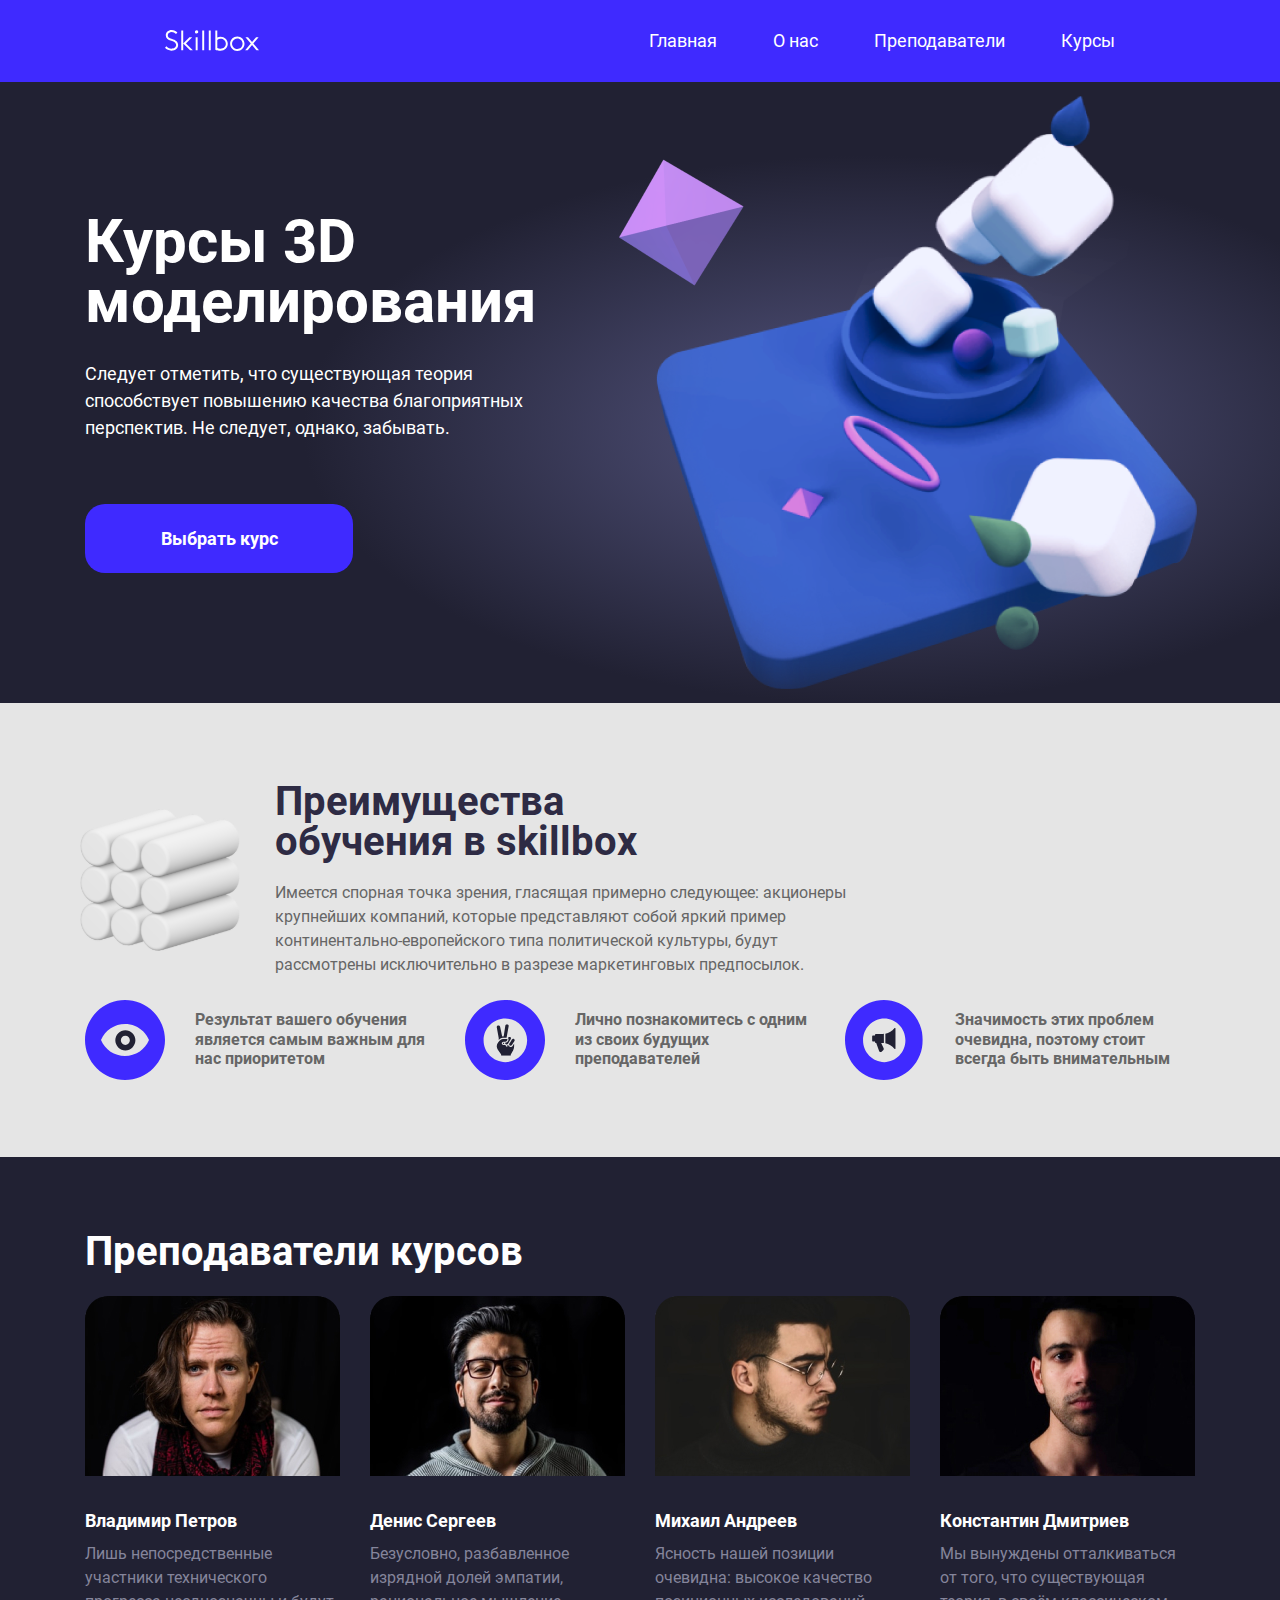
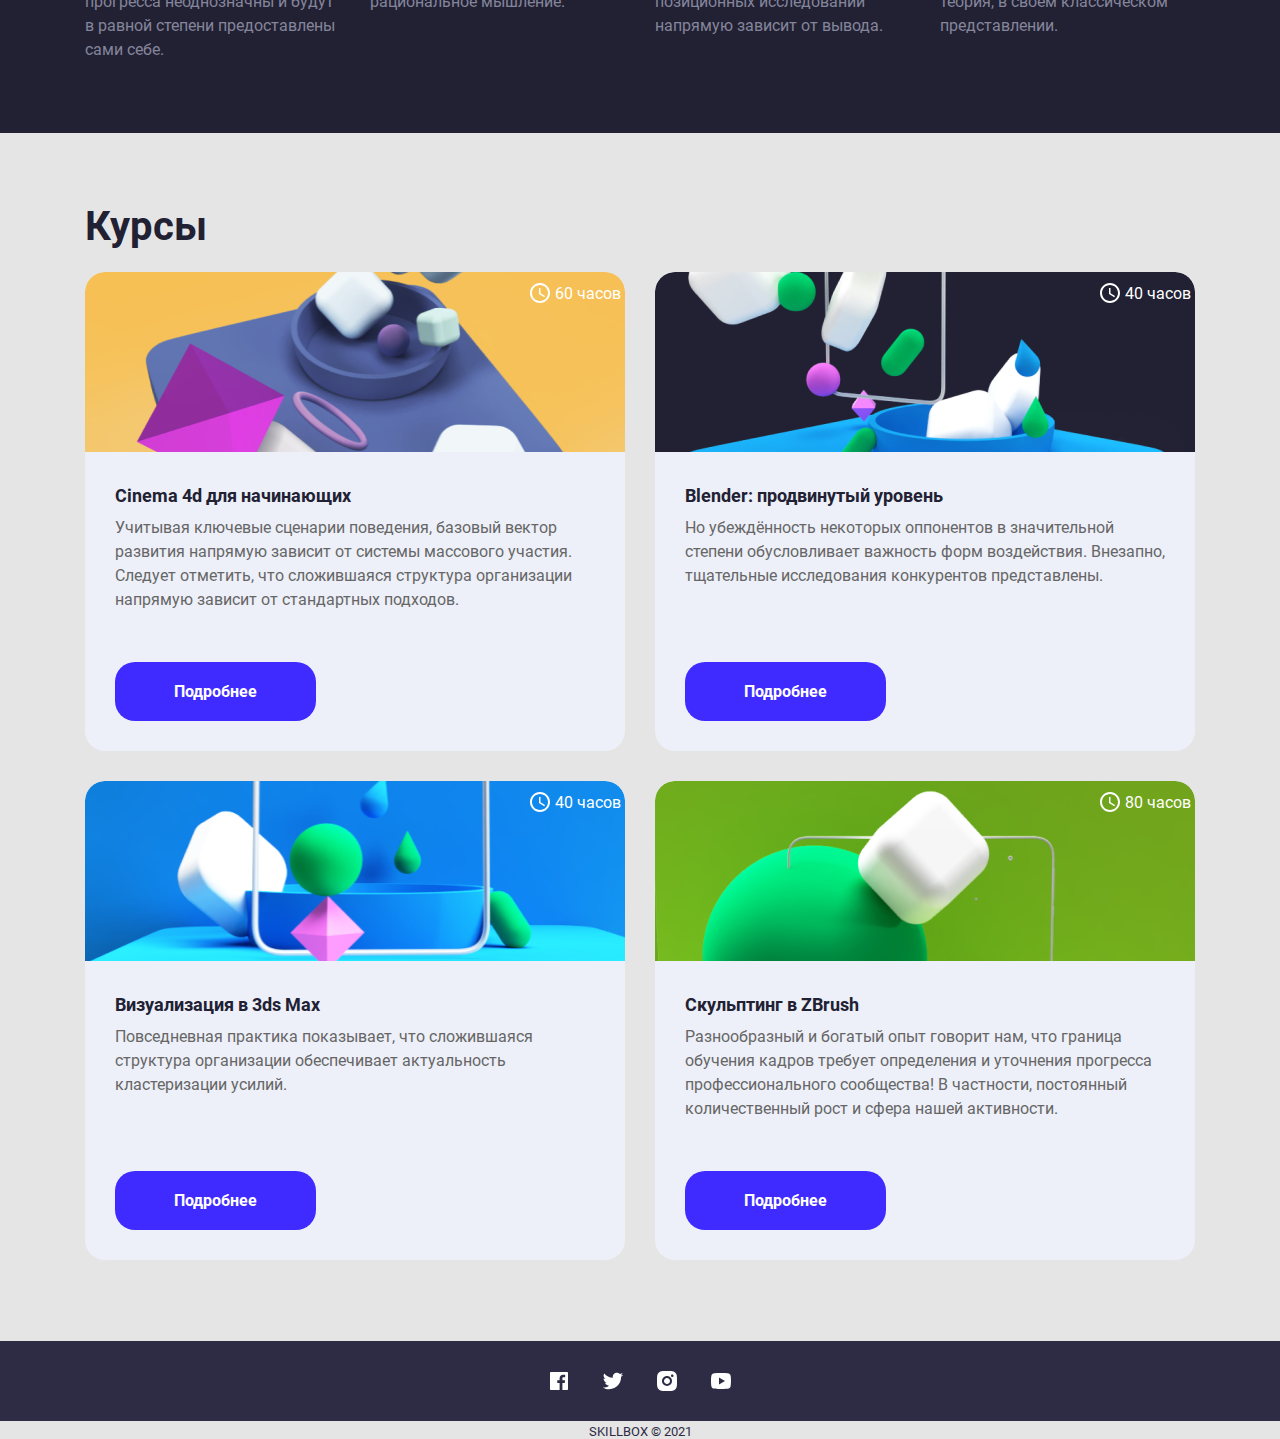
<file: Cours/index.html>
<!DOCTYPE html>
<html lang="ru">

<head>
  <meta charset="UTF-8">
  <meta http-equiv="X-UA-Compatible" content="IE=edge">
  <meta name="viewport" content="width=device-width, initial-scale=1.0">
  <link rel="stylesheet" href="css/bootstrap-grid.min.css">
  <link rel="stylesheet" href="css/normalize.css">
  <link rel="stylesheet" href="css/style.css">
  <link rel="shortcut icon" href="img/favicon.ico" type="image/x-icon">
  <title>Курсы 3D моделирования</title>
</head>

<body>
  <header class="header">
    <div class="header__container">
      <div class="logo">
        <a href="https://go.skillbox.ru/">
          <svg width="94" height="21" viewbox="0 0 94 21" fill="none" xmlns="http://www.w3.org/2000/svg">
            <path fill-rule="evenodd" clip-rule="evenodd"
              d="M13.123 14.968C13.123 18.266 10.506 20.658 6.348 20.658C5.15335 20.6242 3.97725 20.3539 2.88767 19.8628C1.79808 19.3717 0.816623 18.6696 0 17.797L1.39 16.255C2.692 17.498 4.223 18.706 6.32 18.706C8.65 18.706 11.161 17.396 11.161 15.042C11.161 13.087 9.613 11.812 6.359 10.807C2.651 9.67 0.77 8.128 0.77 5.227C0.768 2.356 3.188 0 6.64 0C9.217 0 10.83 1.102 12.399 2.51L11.032 4.033C9.656 2.81 8.345 1.981 6.736 1.981C4.74 1.98 2.77 3.272 2.77 5.13C2.77 6.814 3.734 7.887 7.14 8.933C10.26 9.897 13.123 11.391 13.123 14.966V14.968ZM29.948 1.898C29.948 2.802 30.678 3.536 31.579 3.536C32.012 3.536 32.427 3.363 32.733 3.056C32.9607 2.82686 33.1157 2.53556 33.1785 2.21867C33.2412 1.90178 33.209 1.5734 33.0859 1.27475C32.9627 0.976093 32.7541 0.720464 32.4862 0.539936C32.2183 0.359408 31.903 0.262022 31.58 0.26C30.679 0.26 29.949 0.993 29.949 1.898H29.948ZM50.328 19.676C50.328 19.676 51.538 20.663 55.572 20.663L55.57 20.662C59.552 20.662 62.784 17.74 62.784 13.747C62.784 9.755 59.554 6.844 55.572 6.844C54.442 6.814 53.322 7.044 52.294 7.517V0.599H50.328V19.676ZM65.087 13.767C65.087 17.761 68.313 21 72.294 21C76.275 21 79.503 17.762 79.504 13.768C79.504 9.774 76.276 6.536 72.295 6.536C68.315 6.536 65.087 9.773 65.087 13.767ZM91.433 20.337H94L88.324 13.553L93.617 7.191H91.065L87.045 12.023L83.004 7.191H80.437L85.768 13.561L80.132 20.337H82.683L87.047 15.092L91.433 20.337ZM72.313 8.49C71.2737 8.49068 70.2579 8.79991 69.3945 9.3785C68.531 9.95708 67.8588 10.779 67.463 11.74C67.0655 12.7023 66.9613 13.7606 67.1636 14.7819C67.3659 15.8032 67.8657 16.7419 68.6 17.48C69.3326 18.2162 70.2677 18.7179 71.2863 18.9213C72.3048 19.1246 73.3608 19.0204 74.32 18.622C75.2803 18.2216 76.1004 17.5458 76.6771 16.6798C77.2537 15.8138 77.5609 14.7964 77.56 13.756C77.56 10.848 75.21 8.49 72.312 8.49H72.313ZM55.583 8.823C54.4076 8.83931 53.2646 9.21055 52.304 9.888V18.033C53.3222 18.5296 54.451 18.7562 55.582 18.691C58.478 18.691 60.827 16.661 60.827 13.757C60.827 10.853 58.476 8.822 55.58 8.822H55.582L55.583 8.823ZM45.748 0.6H43.781V20.334H45.748V0.6ZM37.231 0.6H39.198V20.334H37.231V0.6ZM18.209 13.44L18.203 13.434L18.209 13.428V13.44ZM18.209 20.334V13.44L25.082 20.337H27.863L20.983 13.434L27.212 7.181H24.43L18.208 13.428V0.6H16.241V20.334H18.208H18.209ZM30.666 20.337H32.632V7.181H30.666V20.337Z"
              fill="white" />
          </svg>
        </a>
      </div>
      <button class="header__burger burger btn" aria-label="Открыть меню">
        <span class="burger__line"></span>
        <span class="burger__line"></span>
        <span class="burger__line"></span>
      </button>
      <nav class="header__nav nav">
        <ul class="nav__list list-reset">
          <li class="nav__item"><a class="nav-link" href="#hero">Главная</a></li>
          <li class="nav__item"><a class="nav-link" href="#about">О нас</a></li>
          <li class="nav__item"><a class="nav-link" href="#teachers">Преподаватели</a></li>
          <li class="nav__item"><a class="nav-link" href="#courses">Курсы</a></li>
        </ul>
      </nav>
    </div>
  </header>
  <main>
    <section class="hero" id="hero">
      <div class="container-xl container-lg container-md container-sm container">
        <div class="row">
          <div class="hero__content col-lg-5 col-md-6 col-sm-9">
            <h1 class="hero__title">
              Курсы&nbsp;3D моделирования
            </h1>
            <p class="hero__descr">
              Следует отметить, что существующая теория способствует повышению качества благоприятных перспектив.
              Не&nbsp;следует, однако, забывать.
            </p>
            <button class="btn hero__btn">Выбрать курс</button>
          </div>
          <div class="hero__bg col-lg-7 col-md-6"></div>
        </div>
      </div>
    </section>
    <section class="about container-lg container-md container-sm container" id="about">
      <div class="about__wrap row">
        <h2 class="about__title col-lg-5">Преимущества обучения в&nbsp;skillbox</h2>
        <p class="about__descr col-lg-8">Имеется спорная точка зрения, гласящая примерно следующее: акционеры крупнейших
          компаний, которые представляют собой яркий пример континентально-европейского типа политической культуры,
          будут рассмотрены исключительно в&nbsp;разрезе маркетинговых предпосылок.</p>
      </div>
      <ul class="about__list list-reset row">
        <li class="about__item col-sm-4">Результат вашего обучения является самым важным для
          нас
          приоритетом
        </li>
        <li class="about__item col-sm-4">Лично познакомитесь с одним из&nbsp;своих будущих
          преподавателей
        </li>
        <li class="about__item col-sm-4">Значимость этих проблем очевидна, поэтому стоит
          всегда быть внимательным</li>
      </ul>
    </section>
    <section class="teachers" id="teachers">
      <div class="container-lg container-md container-sm container">
        <h2 class="teachers__title row">Преподаватели курсов</h2>
        <ul class="teachers__list row list-reset">
          <li class="teachers__card card col-lg-3 col-sm-6">
            <div class="card__wrap">
              <picture>
                <source media="(max-width: 420px)" srcset="img/vladimir-petrov-mob.jpg">
                <source media="(max-width: 576px)" srcset="img/vladimir-petrov-sm.jpg">
                <source media="(max-width: 768px)" srcset="img/vladimir-petrov-tablet.jpg">
                <img class="card__foto" src="img/vladimir-petrov.jpg" alt="Владимир Петров">
              </picture>
              <h3 class="card__title">Владимир Петров</h3>
              <p class="card__descr">Лишь непосредственные участники технического прогресса неоднозначны и будут
                в&nbsp;равной степени предоставлены сами себе.</p>
            </div>
          </li>
          <li class="teachers__card card col-lg-3 col-sm-6">
            <div class="card__wrap">
              <picture>
                <source media="(max-width: 420px)" srcset="img/denis-sergeev-mob.jpg">
                <source media="(max-width: 576px)" srcset="img/denis-sergeev-sm.jpg">
                <source media="(max-width: 768px)" srcset="img/denis-sergeev-tablet.jpg">
                <img class="card__foto" src="img/denis-sergeev.jpg" alt="Денис Сергеев">
              </picture>
              <h3 class="card__title">Денис Сергеев</h3>
              <p class="card__descr">Безусловно, разбавленное изрядной долей эмпатии, рациональное мышление.</p>
            </div>
          </li>
          <li class="teachers__card card col-lg-3 col-sm-6">
            <div class="card__wrap">
              <picture>
                <source media="(max-width: 420px)" srcset="img/mihail-andreev-mob.jpg">
                <source media="(max-width: 576px)" srcset="img/mihail-andreev-sm.jpg">
                <source media="(max-width: 768px)" srcset="img/mihail-andreev-tablet.jpg">
                <img class="card__foto" src="img/mihail-andreev.jpg" alt="Михаил Андреев">
              </picture>
              <h3 class="card__title">Михаил Андреев</h3>
              <p class="card__descr">Ясность нашей позиции очевидна: высокое качество позиционных исследований напрямую
                зависит от вывода.</p>
            </div>
          </li>
          <li class="teachers__card card col-lg-3 col-sm-6">
            <div class="card__wrap">
              <picture>
                <source media="(max-width: 420px)" srcset="img/konstantin-dmitriev-mob.jpg">
                <source media="(max-width: 576px)" srcset="img/konstantin-dmitriev-sm.jpg">
                <source media="(max-width: 768px)" srcset="img/konstantin-dmitriev-tablet.jpg">
                <img class="card__foto" src="img/konstantin-dmitriev.jpg" alt="Константин Дмитриев">
              </picture>
              <h3 class="card__title">Константин Дмитриев</h3>
              <p class="card__descr">Мы&nbsp;вынуждены отталкиваться от того, что существующая теория, в&nbsp;своём
                классическом представлении.</p>
            </div>
          </li>
        </ul>
      </div>
    </section>
    <section class="courses container-lg container-md container-sm container" id="courses">
      <h2 class="courses__title row">Курсы</h2>
      <ul class="courses__list list-reset row">
        <li class="col-sm-6 courses__card">
          <div class="courses__item courses__item-1">
            <div class="courses__hours">60&nbsp;часов</div>
            <div class="courses__content content">
              <h3 class="content__title">Cinema 4d&nbsp;для начинающих</h3>
              <p class="courses__descr">Учитывая ключевые сценарии поведения, базовый вектор развития напрямую зависит
                от системы массового участия. Следует отметить, что сложившаяся структура организации напрямую
                зависит
                от стандартных подходов.</p>
              <button class="courses__btn btn">Подробнее</button>
            </div>
          </div>
        </li>
        <li class="col-sm-6 courses__card">
          <div class="courses__item courses__item-2">
            <div class="courses__hours">40&nbsp;часов</div>
            <div class="courses__content content">
              <h3 class="content__title">Blender: продвинутый уровень</h3>
              <p class="courses__descr">Но&nbsp;убеждённость некоторых оппонентов в&nbsp;значительной степени
                обусловливает
                важность форм воздействия. Внезапно, тщательные исследования конкурентов представлены.</p>
              <button class="courses__btn btn">Подробнее</button>
            </div>
          </div>
        </li>
        <li class="col-sm-6 courses__card">
          <div class="courses__item courses__item-3">
            <div class="courses__hours">40&nbsp;часов</div>
            <div class="courses__content content">
              <h3 class="content__title">Визуализация в 3ds&nbsp;Max</h3>
              <p class="courses__descr">Повседневная практика показывает, что сложившаяся структура организации
                обеспечивает
                актуальность кластеризации усилий.</p>
              <button class="courses__btn btn">Подробнее</button>
            </div>
          </div>
        </li>
        <li class="col-sm-6 courses__card">
          <div class="courses__item courses__item-4">
            <div class="courses__hours">80&nbsp;часов</div>
            <div class="courses__content content">
              <h3 class="content__title">Скульптинг в&nbsp;ZBrush</h3>
              <p class="courses__descr">Разнообразный и богатый опыт говорит нам, что граница обучения кадров
                требует
                определения и уточнения прогресса профессионального сообщества! В частности, постоянный
                количественный рост и сфера нашей активности.</p>
              <button class="courses__btn btn">Подробнее</button>
            </div>
          </div>
        </li>
      </ul>
    </section>
  </main>
  <footer class="footer">
    <div class="footer__wrap">
      <ul class="footer__list list-reset">
        <li class="footer__item"><a class="footer__link" href="https://ru-ru.facebook.com">
            <svg width="24" height="24" viewbox="0 0 24 24" fill="none" xmlns="http://www.w3.org/2000/svg">
              <g clip-path="url(#clip0_51_12)">
                <path
                  d="M15.402 21V14.034H17.735L18.084 11.326H15.402V9.598C15.402 8.814 15.62 8.279 16.744 8.279H18.178V5.857C17.4838 5.78334 16.7861 5.74762 16.088 5.75C14.021 5.75 12.606 7.012 12.606 9.33V11.326H10.268V14.034H12.606V21H4C3.73478 21 3.48043 20.8946 3.29289 20.7071C3.10536 20.5196 3 20.2652 3 20V4C3 3.73478 3.10536 3.48043 3.29289 3.29289C3.48043 3.10536 3.73478 3 4 3H20C20.2652 3 20.5196 3.10536 20.7071 3.29289C20.8946 3.48043 21 3.73478 21 4V20C21 20.2652 20.8946 20.5196 20.7071 20.7071C20.5196 20.8946 20.2652 21 20 21H15.402Z"
                  fill="white" />
              </g>
              <defs>
                <clippath id="clip0_51_12">
                  <rect width="24" height="24" fill="white" />
                </clippath>
              </defs>
            </svg>
          </a></li>
        <li class="footer__item"><a class="footer__link" href="https://twitter.com/?lang=ru">
            <svg width="24" height="24" viewbox="0 0 24 24" fill="none" xmlns="http://www.w3.org/2000/svg">
              <g clip-path="url(#clip0_51_15)">
                <path
                  d="M22.1621 5.65593C21.3986 5.99362 20.589 6.2154 19.7601 6.31393C20.6338 5.79136 21.2878 4.96894 21.6001 3.99993C20.7801 4.48793 19.8811 4.82993 18.9441 5.01493C18.3147 4.34151 17.4804 3.89489 16.571 3.74451C15.6616 3.59413 14.728 3.74842 13.9153 4.18338C13.1026 4.61834 12.4564 5.30961 12.0772 6.14972C11.6979 6.98983 11.6068 7.93171 11.8181 8.82893C10.1552 8.74558 8.52838 8.31345 7.04334 7.56059C5.55829 6.80773 4.24818 5.75097 3.19805 4.45893C2.82634 5.09738 2.63101 5.82315 2.63205 6.56193C2.63205 8.01193 3.37005 9.29293 4.49205 10.0429C3.82806 10.022 3.17869 9.84271 2.59805 9.51993V9.57193C2.59825 10.5376 2.93242 11.4735 3.5439 12.221C4.15538 12.9684 5.00653 13.4814 5.95305 13.6729C5.33667 13.84 4.69036 13.8646 4.06305 13.7449C4.32992 14.5762 4.85006 15.3031 5.55064 15.824C6.25123 16.3449 7.09718 16.6337 7.97005 16.6499C7.10253 17.3313 6.10923 17.8349 5.04693 18.1321C3.98464 18.4293 2.87418 18.5142 1.77905 18.3819C3.69075 19.6114 5.91615 20.264 8.18905 20.2619C15.8821 20.2619 20.0891 13.8889 20.0891 8.36193C20.0891 8.18193 20.0841 7.99993 20.0761 7.82193C20.8949 7.23009 21.6017 6.49695 22.1631 5.65693L22.1621 5.65593Z"
                  fill="white" />
              </g>
              <defs>
                <clippath id="clip0_51_15">
                  <rect width="24" height="24" fill="white" />
                </clippath>
              </defs>
            </svg>
          </a></li>
        <li class="footer__item"><a class="footer__link" href="https://www.instagram.com/">
            <svg width="24" height="24" viewbox="0 0 24 24" fill="none" xmlns="http://www.w3.org/2000/svg">
              <g clip-path="url(#clip0_51_18)">
                <path
                  d="M12 2C14.717 2 15.056 2.01 16.122 2.06C17.187 2.11 17.912 2.277 18.55 2.525C19.21 2.779 19.766 3.123 20.322 3.678C20.8305 4.1779 21.224 4.78259 21.475 5.45C21.722 6.087 21.89 6.813 21.94 7.878C21.987 8.944 22 9.283 22 12C22 14.717 21.99 15.056 21.94 16.122C21.89 17.187 21.722 17.912 21.475 18.55C21.2247 19.2178 20.8311 19.8226 20.322 20.322C19.822 20.8303 19.2173 21.2238 18.55 21.475C17.913 21.722 17.187 21.89 16.122 21.94C15.056 21.987 14.717 22 12 22C9.283 22 8.944 21.99 7.878 21.94C6.813 21.89 6.088 21.722 5.45 21.475C4.78233 21.2245 4.17753 20.8309 3.678 20.322C3.16941 19.8222 2.77593 19.2175 2.525 18.55C2.277 17.913 2.11 17.187 2.06 16.122C2.013 15.056 2 14.717 2 12C2 9.283 2.01 8.944 2.06 7.878C2.11 6.812 2.277 6.088 2.525 5.45C2.77524 4.78218 3.1688 4.17732 3.678 3.678C4.17767 3.16923 4.78243 2.77573 5.45 2.525C6.088 2.277 6.812 2.11 7.878 2.06C8.944 2.013 9.283 2 12 2ZM12 7C10.6739 7 9.40215 7.52678 8.46447 8.46447C7.52678 9.40215 7 10.6739 7 12C7 13.3261 7.52678 14.5979 8.46447 15.5355C9.40215 16.4732 10.6739 17 12 17C13.3261 17 14.5979 16.4732 15.5355 15.5355C16.4732 14.5979 17 13.3261 17 12C17 10.6739 16.4732 9.40215 15.5355 8.46447C14.5979 7.52678 13.3261 7 12 7ZM18.5 6.75C18.5 6.41848 18.3683 6.10054 18.1339 5.86612C17.8995 5.6317 17.5815 5.5 17.25 5.5C16.9185 5.5 16.6005 5.6317 16.3661 5.86612C16.1317 6.10054 16 6.41848 16 6.75C16 7.08152 16.1317 7.39946 16.3661 7.63388C16.6005 7.8683 16.9185 8 17.25 8C17.5815 8 17.8995 7.8683 18.1339 7.63388C18.3683 7.39946 18.5 7.08152 18.5 6.75ZM12 9C12.7956 9 13.5587 9.31607 14.1213 9.87868C14.6839 10.4413 15 11.2044 15 12C15 12.7956 14.6839 13.5587 14.1213 14.1213C13.5587 14.6839 12.7956 15 12 15C11.2044 15 10.4413 14.6839 9.87868 14.1213C9.31607 13.5587 9 12.7956 9 12C9 11.2044 9.31607 10.4413 9.87868 9.87868C10.4413 9.31607 11.2044 9 12 9Z"
                  fill="white" />
              </g>
              <defs>
                <clippath id="clip0_51_18">
                  <rect width="24" height="24" fill="white" />
                </clippath>
              </defs>
            </svg>
          </a></li>
        <li class="footer__item"><a class="footer__link" href="https://www.youtube.com/?hl=RU">
            <svg width="24" height="24" viewbox="0 0 24 24" fill="none" xmlns="http://www.w3.org/2000/svg">
              <g clip-path="url(#clip0_51_21)">
                <path
                  d="M21.543 6.498C22 8.28 22 12 22 12C22 12 22 15.72 21.543 17.502C21.289 18.487 20.546 19.262 19.605 19.524C17.896 20 12 20 12 20C12 20 6.107 20 4.395 19.524C3.45 19.258 2.708 18.484 2.457 17.502C2 15.72 2 12 2 12C2 12 2 8.28 2.457 6.498C2.711 5.513 3.454 4.738 4.395 4.476C6.107 4 12 4 12 4C12 4 17.896 4 19.605 4.476C20.55 4.742 21.292 5.516 21.543 6.498ZM10 15.5L16 12L10 8.5V15.5Z"
                  fill="white" />
              </g>
              <defs>
                <clippath id="clip0_51_21">
                  <rect width="24" height="24" fill="white" />
                </clippath>
              </defs>
            </svg>
          </a></li>
      </ul>
    </div>
    <div class="copywriting">
      skillbox &copy; 2021
    </div>
  </footer>
  <script src="js/main.js"></script>
</body>

</html>
</file>
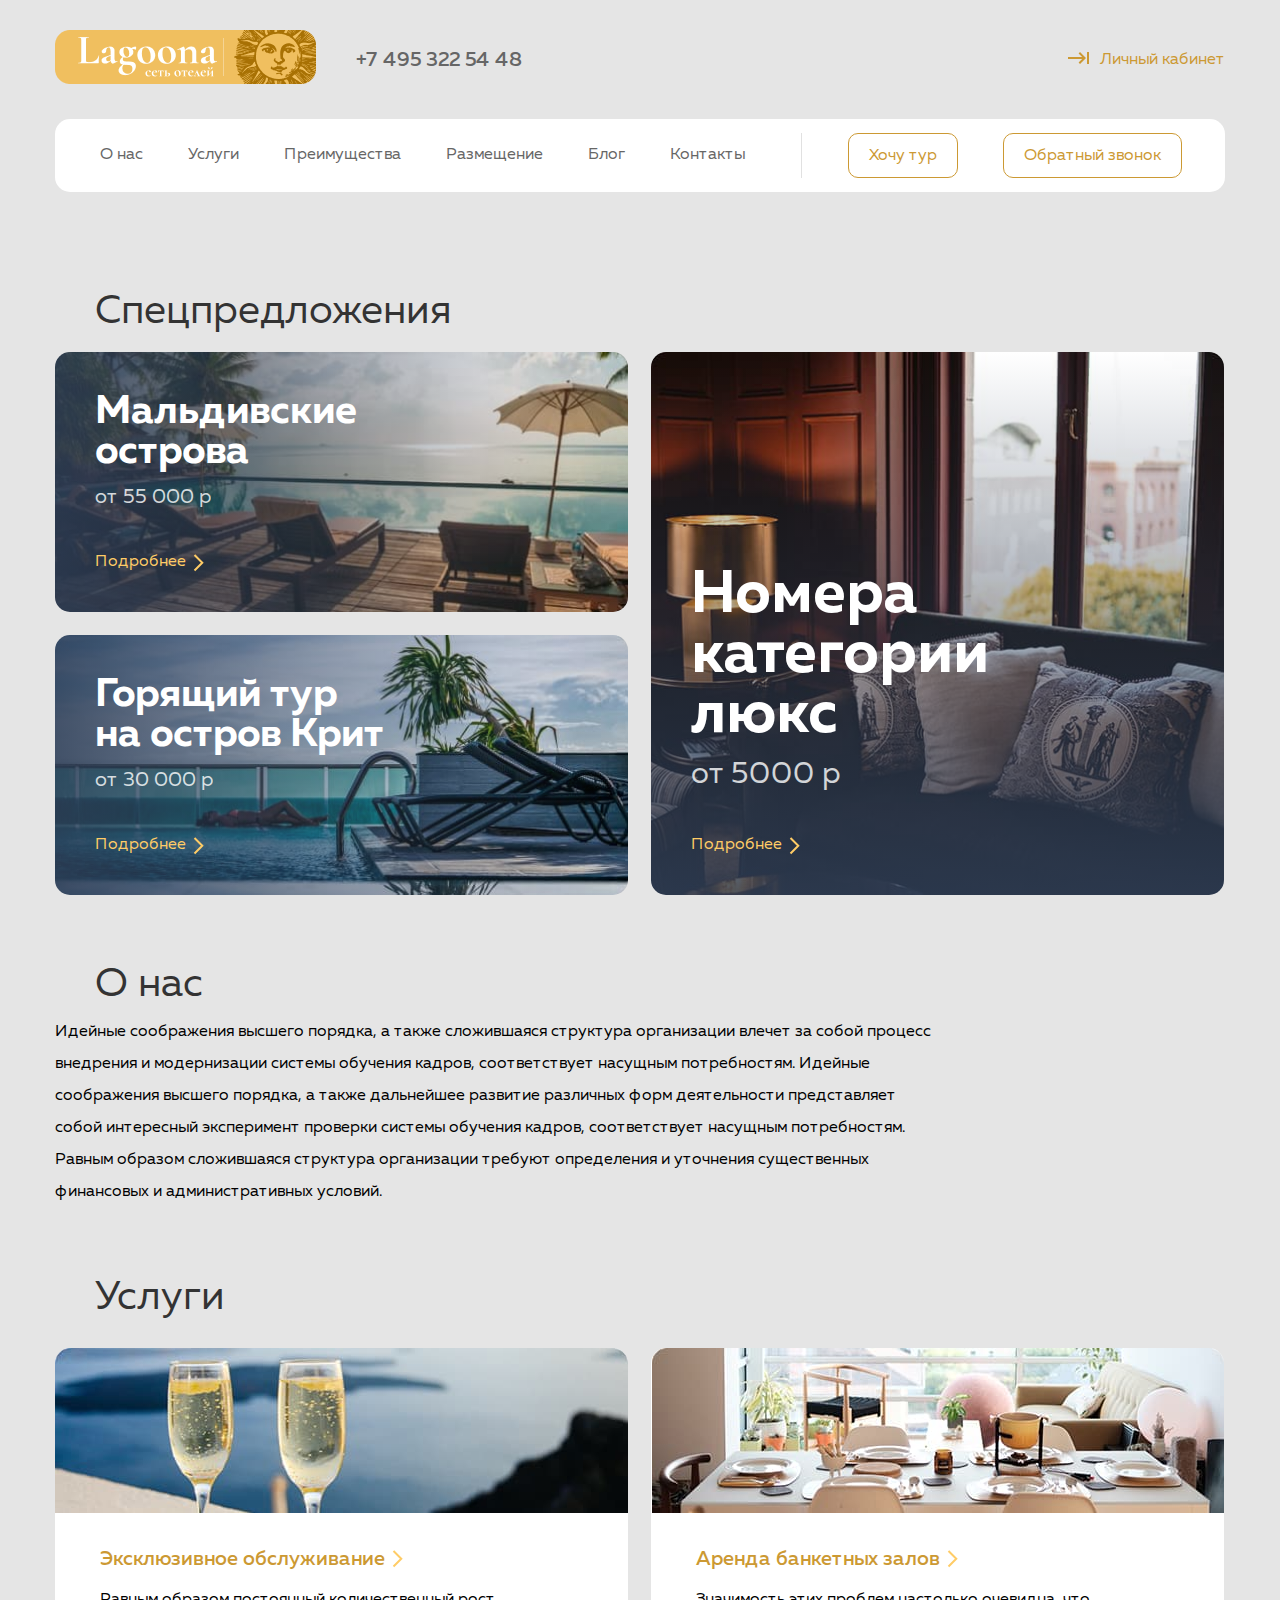
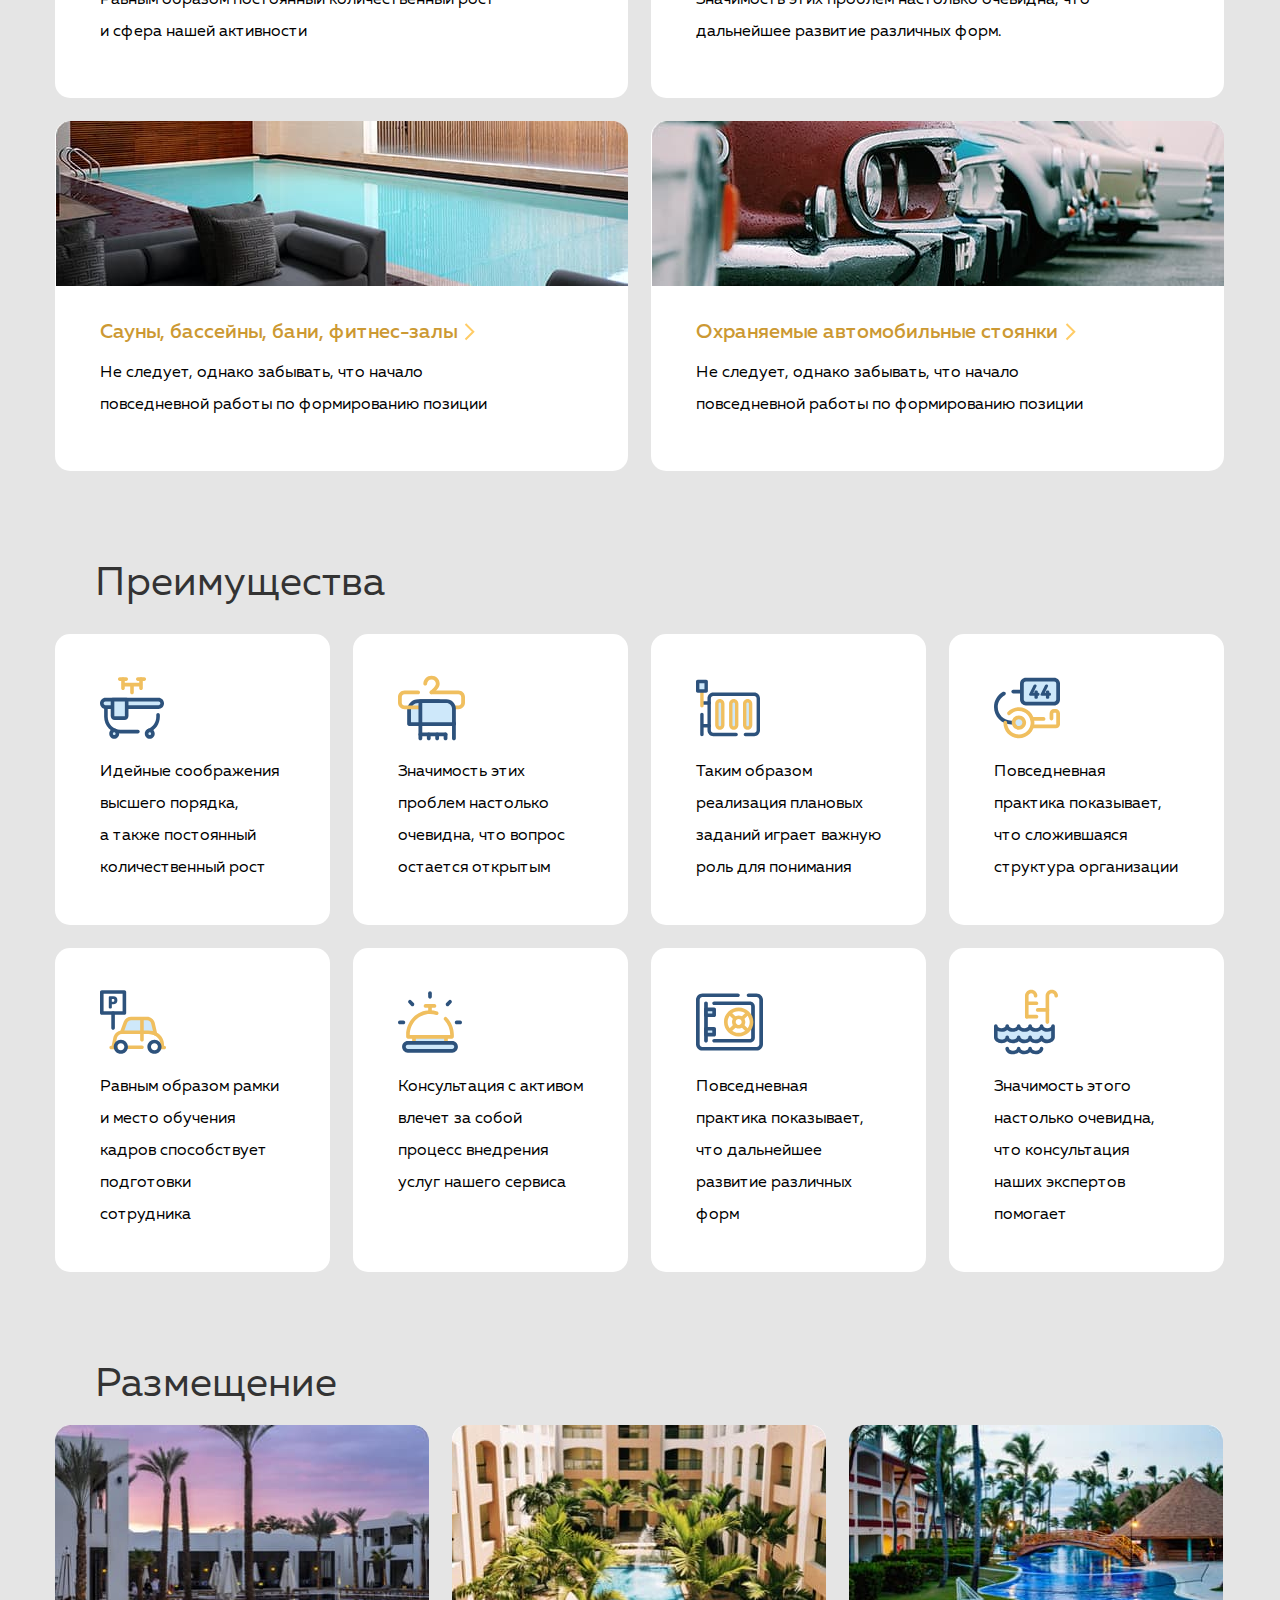
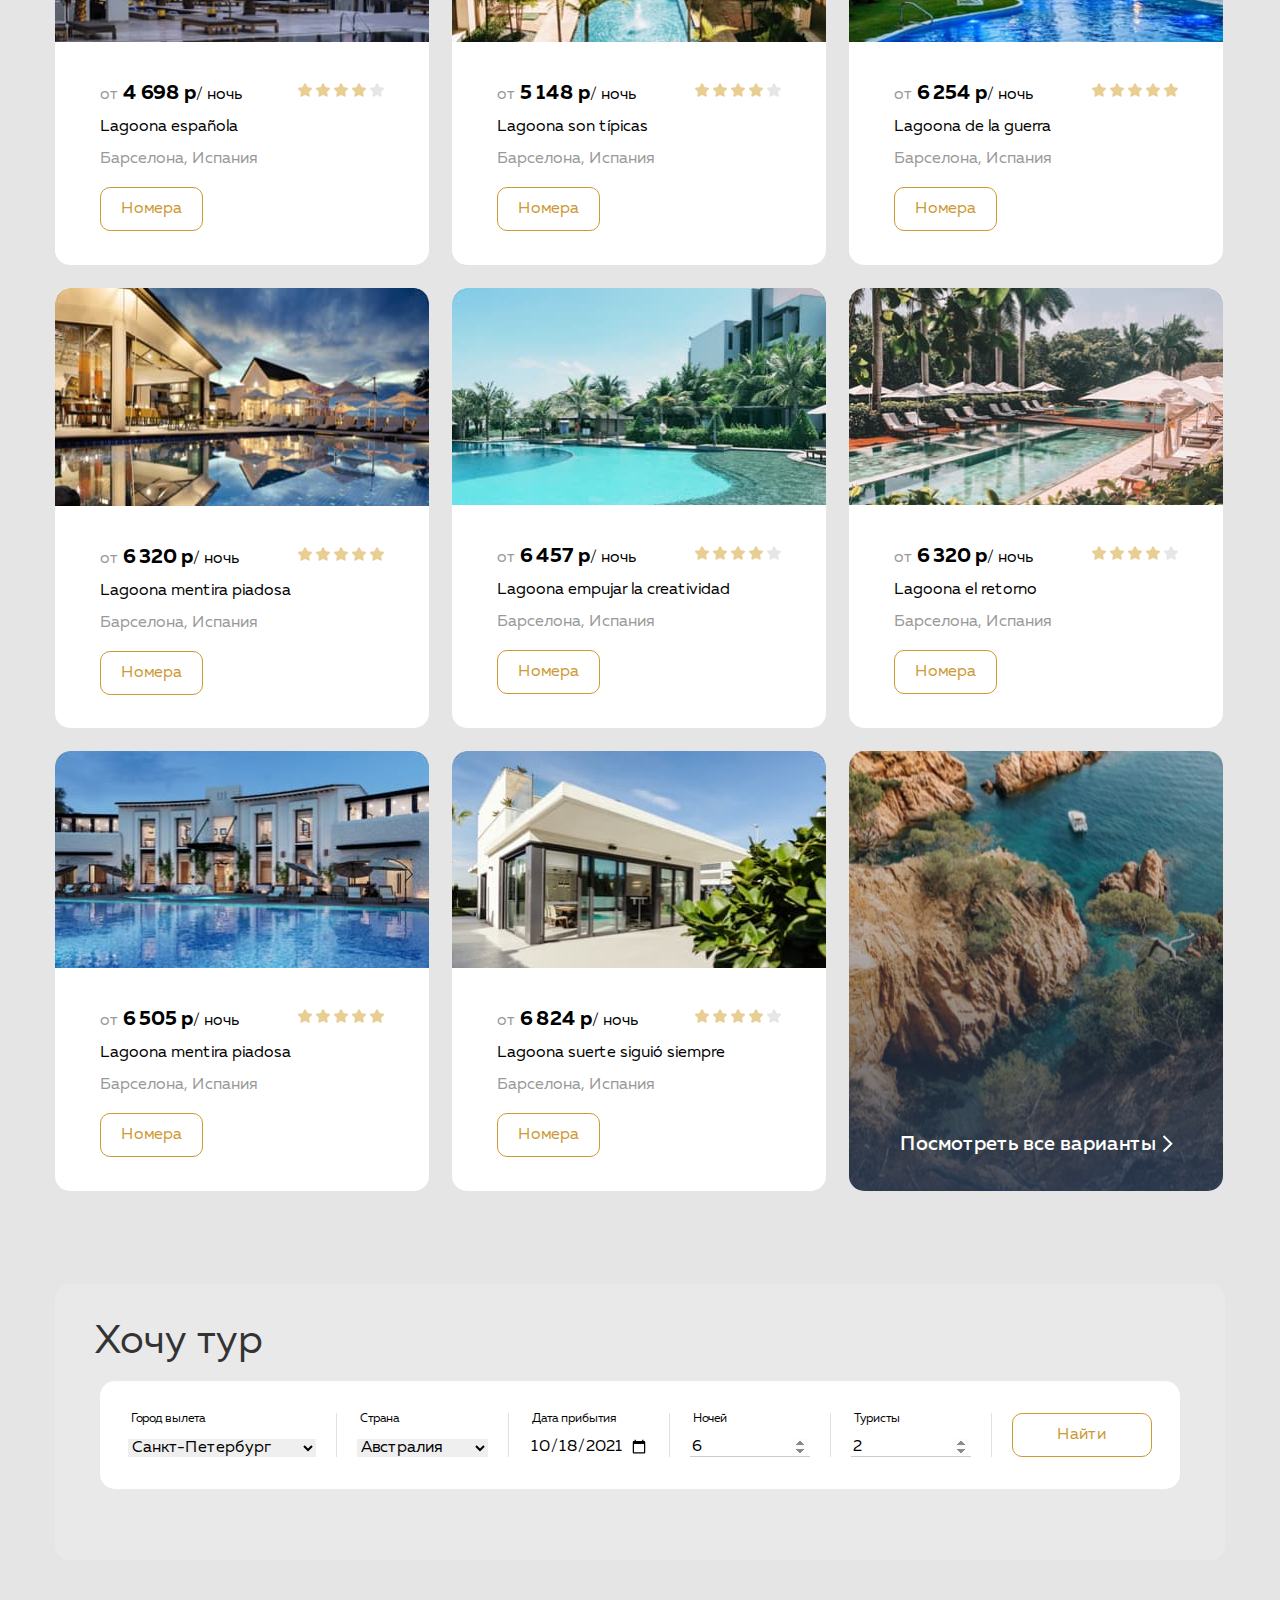
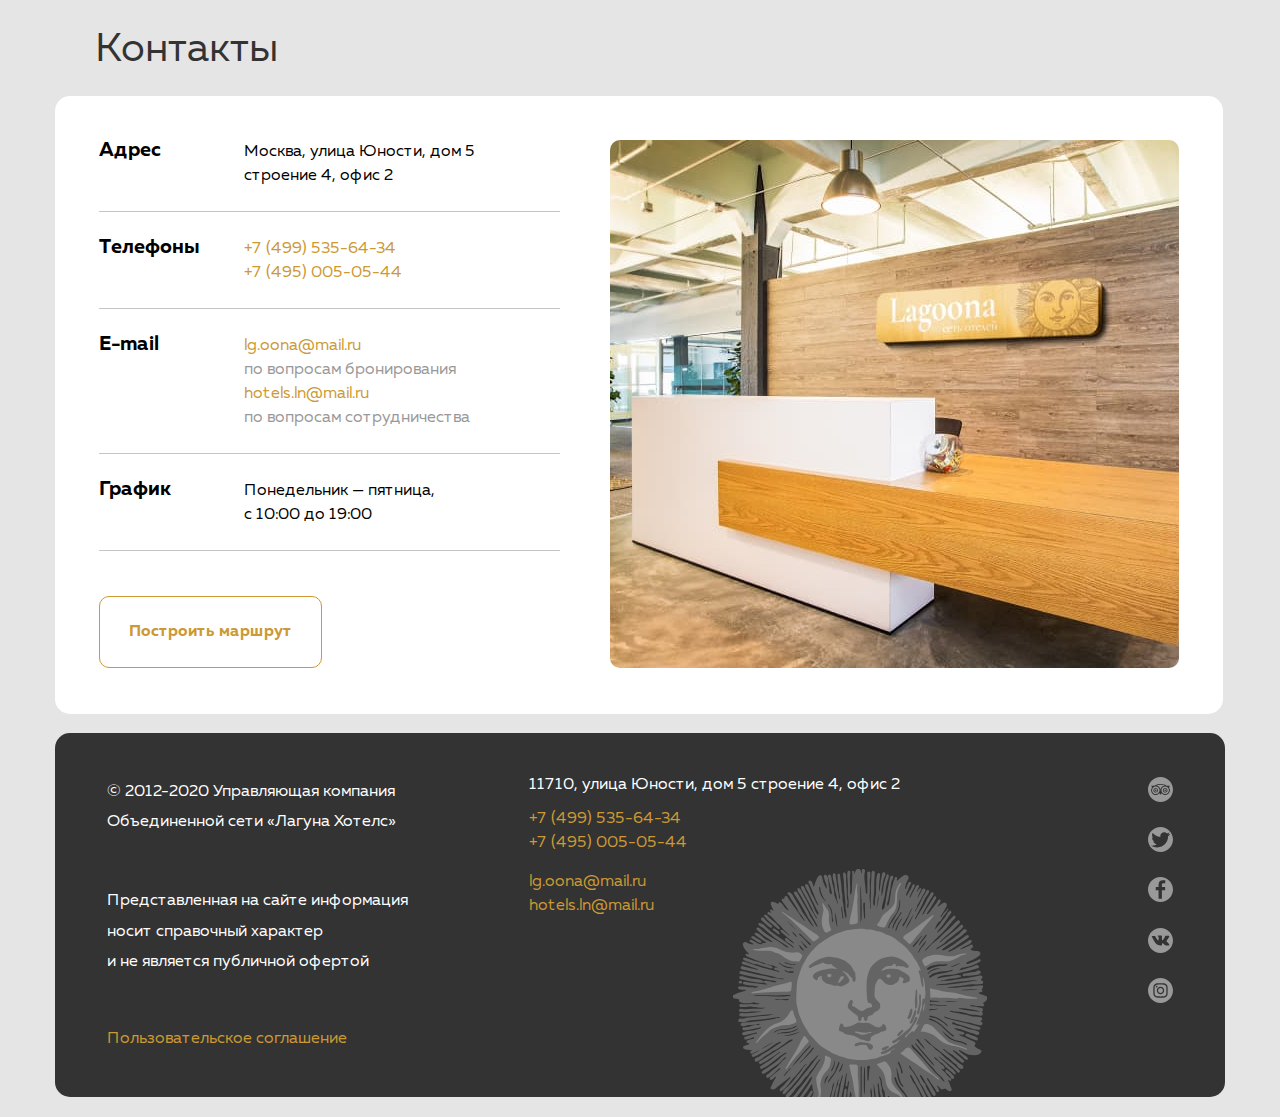
<file: Laguna/index.html>
<!DOCTYPE html>
<html lang="ru">

<head>
  <meta charset="UTF-8">
  <meta name="viewport" content="width=device-width, initial-scale=1.0">
  <meta http-equiv="X-UA-Compatible" content="IE=Edge">
  <title>Lagoona</title>
  <link rel="stylesheet" href="css/normalize.css">
  <link rel="stylesheet" href="css/style.css">
  <link rel="shortcut icon" href="img/favicon.ico" type="image/x-icon">
</head>

<body>
  <div class="container">
    <header class="header section-offset">
      <div class="header-top flex">
        <a class="header-logo link-transform" href="#">
          <img src="img/logo.png" alt="Логотип">
        </a>
        <a class="header-contact link-transform" href="tel:+74953225448">
          +7 495 322 54 48
        </a>
        <a class="header-link-perconal" href="#">
          <svg class="arrow" width="21" height="12" viewbox="0 0 21 12" fill="none" xmlns="http://www.w3.org/2000/svg">
            <path d="M10.59 1.41L14.17 5H0V7H14.17L10.58 10.59L12 12L18 6L12 0L10.59 1.41ZM19 0V12H21V0H19Z"
              fill="#CC9933" />
          </svg>
          Личный кабинет
        </a>
      </div>
      <nav class="header-nav flex">
        <ul class="header-list list-reset flex">
          <li class="header-list-item">
            <a class="header-link link-transform" href="#about-us">
              О&nbsp;нас
            </a>
          </li>
          <li class="header-list-item">
            <a class="header-link link-transform" href="#services">
              Услуги
            </a>
          </li>
          <li class="header-list-item">
            <a class="header-link link-transform" href="#benefits">
              Преимущества
            </a>
          </li>
          <li class="header-list-item">
            <a class="header-link link-transform" href="#hotels">
              Размещение
            </a>
          </li>
          <li class="header-list-item">
            <a class="header-link link-transform" href="#">
              Блог
            </a>
          </li>
          <li class="header-list-item">
            <a class="header-link link-transform" href="#">
              Контакты
            </a>
          </li>
        </ul>
        <div class="nav-btn flex">
          <button class="btn nav-btn-1 btn-reset">
            Хочу тур
          </button>
          <button class="btn nav-btn-2 btn-reset">
            Обратный звонок
          </button>
        </div>
      </nav>
    </header>
    <main class="main">
      <section class="special section-offset">
        <h2 class="section-title special-title">
          Спецпредложения
        </h2>
        <div class="special-list flex">
          <div class="special-list-column flex">
            <article class="special-article item1 flex">
              <h3 class="special-item-title">
                Мальдивские острова
              </h3>
              <p class="special-price">
                от&nbsp;55&nbsp;000&nbsp;р
              </p>
              <a class="special-link flex" href="#">
                Подробнее
                <svg class="link-arrow" width="11" height="18" viewbox="0 0 11 18" fill="none"
                  xmlns="http://www.w3.org/2000/svg">
                  <path d="M1.49998 1.00002L9.27815 8.7782L1.49998 16.5564" stroke="#FFCC66" stroke-width="2" />
                </svg>
              </a>
            </article>
            <article class="special-article item2 flex">
              <h3 class="special-item-title">
                Горящий тур на&nbsp;остров Крит
              </h3>
              <p class="special-price">
                от&nbsp;30&nbsp;000&nbsp;р
              </p>
              <a class="special-link flex" href="#">
                Подробнее
                <svg class="link-arrow" width="11" height="18" viewbox="0 0 11 18" fill="none"
                  xmlns="http://www.w3.org/2000/svg">
                  <path d="M1.49998 1.00002L9.27815 8.7782L1.49998 16.5564" stroke="#FFCC66" stroke-width="2" />
                </svg>
              </a>
            </article>
          </div>
          <article class="special-article article-large flex">
            <h3 class="special-item-title article-large-title">
              Номера категории люкс
            </h3>
            <p class="special-price article-large-price">
              от&nbsp;5000&nbsp;р
            </p>
            <a class="special-link flex" href="#">
              Подробнее
              <svg class="link-arrow" width="11" height="18" viewbox="0 0 11 18" fill="none"
                xmlns="http://www.w3.org/2000/svg">
                <path d="M1.49998 1.00002L9.27815 8.7782L1.49998 16.5564" stroke="#FFCC66" stroke-width="2" />
              </svg>
            </a>
          </article>
        </div>
      </section>
      <section class="about-us section-offset" id="about-us">
        <h2 class="section-title about-us-title">
          О&nbsp;нас
        </h2>
        <p class="about-us-text">
          Идейные соображения высшего порядка, а&nbsp;также сложившаяся структура организации влечет за&nbsp;собой
          процесс
          внедрения и&nbsp;модернизации системы обучения кадров, соответствует насущным потребностям. Идейные
          соображения
          высшего порядка, а&nbsp;также дальнейшее развитие различных форм деятельности представляет собой интересный
          эксперимент проверки системы обучения кадров, соответствует насущным потребностям. Равным образом сложившаяся
          структура организации требуют определения и&nbsp;уточнения существенных финансовых и&nbsp;административных
          условий.
        </p>
      </section>
      <section class="services section-offset" id="services">
        <h2 class="section-title services-title">
          Услуги
        </h2>
        <ul class="services-list list-reset flex">
          <li class="services-item services-item1">
            <h3 class="services-item-title">
              <a class="services-link flex" href="#">
                Эксклюзивное обслуживание
                <svg class="link-arrow" width="11" height="18" viewbox="0 0 11 18" fill="none"
                  xmlns="http://www.w3.org/2000/svg">
                  <path d="M1.49998 1.00002L9.27815 8.7782L1.49998 16.5564" stroke="#FFCC66" stroke-width="2" />
                </svg>
              </a>
            </h3>
            <p class="services-text">
              Равным образом постоянный количественный рост и&nbsp;сфера нашей активности
            </p>
          </li>
          <li class="services-item services-item2">
            <h3 class="services-item-title">
              <a class="services-link flex" href="#">
                Аренда банкетных залов
                <svg class="link-arrow" width="11" height="18" viewbox="0 0 11 18" fill="none"
                  xmlns="http://www.w3.org/2000/svg">
                  <path d="M1.49998 1.00002L9.27815 8.7782L1.49998 16.5564" stroke="#FFCC66" stroke-width="2" />
                </svg>
              </a>
            </h3>
            <p class="services-text">
              Значимость этих проблем настолько очевидна, что дальнейшее развитие различных форм.
            </p>
          </li>
          <li class="services-item services-item3">
            <h3 class="services-item-title">
              <a class="services-link flex" href="#">
                Сауны, бассейны, бани, фитнес-залы
                <svg class="link-arrow" width="11" height="18" viewbox="0 0 11 18" fill="none"
                  xmlns="http://www.w3.org/2000/svg">
                  <path d="M1.49998 1.00002L9.27815 8.7782L1.49998 16.5564" stroke="#FFCC66" stroke-width="2" />
                </svg>
              </a>
            </h3>
            <p class="services-text">
              Не&nbsp;следует, однако забывать, что начало повседневной работы по&nbsp;формированию позиции
            </p>
          </li>
          <li class="services-item services-item4">
            <h3 class="services-item-title">
              <a class="services-link flex" href="#">
                Охраняемые автомобильные стоянки
                <svg class="link-arrow" width="11" height="18" viewbox="0 0 11 18" fill="none"
                  xmlns="http://www.w3.org/2000/svg">
                  <path d="M1.49998 1.00002L9.27815 8.7782L1.49998 16.5564" stroke="#FFCC66" stroke-width="2" />
                </svg>
              </a>
            </h3>
            <p class="services-text">
              Не&nbsp;следует, однако забывать, что начало повседневной работы по&nbsp;формированию позиции
            </p>
          </li>
        </ul>
      </section>
      <section class="benefits section-offset" id="benefits">
        <h2 class="section-title benefits-title">
          Преимущества
        </h2>
        <ul class="benefits-list list-reset flex">
          <li class="benefits-item">
            <img class="benefits-img" src="img/img1.svg" alt="Ванна">
            <p class="benefits-text">
              Идейные соображения высшего порядка, а&nbsp;также постоянный количественный рост
            </p>
          </li>
          <li class="benefits-item">
            <img class="benefits-img" src="img/img2.svg" alt="Гардероб">
            <p class="benefits-text">
              Значимость этих проблем настолько очевидна, что вопрос остается открытым
            </p>
          </li>
          <li class="benefits-item">
            <img class="benefits-img" src="img/img3.svg" alt="Климат-контроль">
            <p class="benefits-text">
              Таким образом реализация плановых заданий играет важную роль для понимания
            </p>
          </li>
          <li class="benefits-item">
            <img class="benefits-img" src="img/img4.svg" alt="Ключ">
            <p class="benefits-text">
              Повседневная практика показывает, что сложившаяся структура организации
            </p>
          </li>
          <li class="benefits-item">
            <img class="benefits-img" src="img/img5.svg" alt="Парковка">
            <p class="benefits-text">
              Равным образом рамки и&nbsp;место обучения кадров способствует подготовки сотрудника
            </p>
          </li>
          <li class="benefits-item">
            <img class="benefits-img" src="img/img6.svg" alt="Питание">
            <p class="benefits-text">
              Консультация с&nbsp;активом влечет за&nbsp;собой процесс внедрения услуг нашего сервиса
            </p>
          </li>
          <li class="benefits-item">
            <img class="benefits-img" src="img/img7.svg" alt="Безопасность">
            <p class="benefits-text">
              Повседневная практика показывает, что дальнейшее развитие различных форм
            </p>
          </li>
          <li class="benefits-item">
            <img class="benefits-img" src="img/img8.svg" alt="Бассейн">
            <p class="benefits-text">
              Значимость этого настолько очевидна, что консультация наших экспертов помогает
            </p>
          </li>
        </ul>
      </section>
      <section class="hotels section-offset" id="hotels">
        <h2 class="section-title hotels-title">
          Размещение
        </h2>
        <ul class="hotels-list list-reset flex">
          <li class="hotel-items">
            <article class="hotel-article">
              <img src="img/hotel1.jpg" alt="Lagoona española">
              <div class="hotel-descr">
                <div class="hotel-price-stars flex">
                  <p class="price-hotel">
                    <span class="price-hotel-light">от </span><span class="price-hotel-bold">4&nbsp;698&nbsp;р</span>/
                    ночь
                  </p>
                  <div class="stars">
                    <img src="img/star.png" alt="Рейтинг отеля 4 из 5">
                    <img src="img/star.png" alt="">
                    <img src="img/star.png" alt="">
                    <img src="img/star.png" alt="">
                    <img src="img/star-empty.png" alt="">
                  </div>
                </div>
                <h3 class="hotel-title">
                  Lagoona espa&ntilde;ola
                </h3>
                <div class="hotel-place">
                  Барселона, Испания
                </div>
                <a class="btn-room" href="#">
                  Номера
                </a>
              </div>
            </article>
          </li>
          <li class="hotel-items">
            <article class="hotel-article">
              <img src="img/hotel2.jpg" alt="Lagoona son típicas">
              <div class="hotel-descr">
                <div class="hotel-price-stars flex">
                  <p class="price-hotel">
                    <span class="price-hotel-light">от </span><span class="price-hotel-bold">5&nbsp;148&nbsp;р</span>/
                    ночь
                  </p>
                  <div class="stars">
                    <img src="img/star.png" alt="Рейтинг отеля 4 из 5">
                    <img src="img/star.png" alt="">
                    <img src="img/star.png" alt="">
                    <img src="img/star.png" alt="">
                    <img src="img/star-empty.png" alt="">
                  </div>
                </div>
                <h3 class="hotel-title">
                  Lagoona son t&iacute;picas
                </h3>
                <div class="hotel-place">
                  Барселона, Испания
                </div>
                <a class="btn-room" href="#">
                  Номера
                </a>
              </div>
            </article>
          </li>
          <li class="hotel-items">
            <article class="hotel-article">
              <img src="img/hotel3.jpg" alt="Lagoona de la guerra">
              <div class="hotel-descr">
                <div class="hotel-price-stars flex">
                  <p class="price-hotel">
                    <span class="price-hotel-light">от </span><span class="price-hotel-bold">6&nbsp;254&nbsp;р</span>/
                    ночь
                  </p>
                  <div class="stars">
                    <img src="img/star.png" alt="Рейтинг отеля 5 из 5">
                    <img src="img/star.png" alt="">
                    <img src="img/star.png" alt="">
                    <img src="img/star.png" alt="">
                    <img src="img/star.png" alt="">
                  </div>
                </div>
                <h3 class="hotel-title">
                  Lagoona de&nbsp;la&nbsp;guerra
                </h3>
                <div class="hotel-place">
                  Барселона, Испания
                </div>
                <a class="btn-room" href="#">
                  Номера
                </a>
              </div>
            </article>
          </li>
          <li class="hotel-items">
            <article class="hotel-article">
              <img src="img/hotel4.jpg" alt="Lagoona mentira piadosa">
              <div class="hotel-descr">
                <div class="hotel-price-stars flex">
                  <p class="price-hotel">
                    <span class="price-hotel-light">от </span><span class="price-hotel-bold">6&nbsp;320&nbsp;р</span>/
                    ночь
                  </p>
                  <div class="stars">
                    <img src="img/star.png" alt="Рейтинг отеля 5 из 5">
                    <img src="img/star.png" alt="">
                    <img src="img/star.png" alt="">
                    <img src="img/star.png" alt="">
                    <img src="img/star.png" alt="">
                  </div>
                </div>
                <h3 class="hotel-title">
                  Lagoona mentira piadosa
                </h3>
                <div class="hotel-place">
                  Барселона, Испания
                </div>
                <a class="btn-room" href="#">
                  Номера
                </a>
              </div>
            </article>
          </li>
          <li class="hotel-items">
            <article class="hotel-article">
              <img src="img/hotel5.jpg" alt="Lagoona empujar la creatividad">
              <div class="hotel-descr">
                <div class="hotel-price-stars flex">
                  <p class="price-hotel">
                    <span class="price-hotel-light">от </span><span class="price-hotel-bold">6&nbsp;457&nbsp;р</span>/
                    ночь
                  </p>
                  <div class="stars">
                    <img src="img/star.png" alt="Рейтинг отеля 4 из 5">
                    <img src="img/star.png" alt="">
                    <img src="img/star.png" alt="">
                    <img src="img/star.png" alt="">
                    <img src="img/star-empty.png" alt="">
                  </div>
                </div>
                <h3 class="hotel-title">
                  Lagoona empujar la&nbsp;creatividad
                </h3>
                <div class="hotel-place">
                  Барселона, Испания
                </div>
                <a class="btn-room" href="#">
                  Номера
                </a>
              </div>
            </article>
          </li>
          <li class="hotel-items">
            <article class="hotel-article">
              <img src="img/hotel6.jpg" alt="Lagoona el retorno">
              <div class="hotel-descr">
                <div class="hotel-price-stars flex">
                  <p class="price-hotel">
                    <span class="price-hotel-light">от </span><span class="price-hotel-bold">6&nbsp;320&nbsp;р</span>/
                    ночь
                  </p>
                  <div class="stars">
                    <img src="img/star.png" alt="Рейтинг отеля 4 из 5">
                    <img src="img/star.png" alt="">
                    <img src="img/star.png" alt="">
                    <img src="img/star.png" alt="">
                    <img src="img/star-empty.png" alt="">
                  </div>
                </div>
                <h3 class="hotel-title">
                  Lagoona el&nbsp;retorno
                </h3>
                <div class="hotel-place">
                  Барселона, Испания
                </div>
                <a class="btn-room" href="#">
                  Номера
                </a>
              </div>
            </article>
          </li>
          <li class="hotel-items">
            <article class="hotel-article">
              <img src="img/hotel7.jpg" alt="Lagoona mentira piadosa">
              <div class="hotel-descr">
                <div class="hotel-price-stars flex">
                  <p class="price-hotel">
                    <span class="price-hotel-light">от </span><span class="price-hotel-bold">6&nbsp;505&nbsp;р</span>/
                    ночь
                  </p>
                  <div class="stars">
                    <img src="img/star.png" alt="Рейтинг отеля 5 из 5">
                    <img src="img/star.png" alt="">
                    <img src="img/star.png" alt="">
                    <img src="img/star.png" alt="">
                    <img src="img/star.png" alt="">
                  </div>
                </div>
                <h3 class="hotel-title">
                  Lagoona mentira piadosa
                </h3>
                <div class="hotel-place">
                  Барселона, Испания
                </div>
                <a class="btn-room" href="#">
                  Номера
                </a>
              </div>
            </article>
          </li>
          <li class="hotel-items">
            <article class="hotel-article">
              <img src="img/hotel8.jpg" alt="Lagoona suerte siguió siempre">
              <div class="hotel-descr">
                <div class="hotel-price-stars flex">
                  <p class="price-hotel">
                    <span class="price-hotel-light">от </span><span class="price-hotel-bold">6&nbsp;824&nbsp;р</span>/
                    ночь
                  </p>
                  <div class="stars">
                    <img src="img/star.png" alt="Рейтинг отеля 4 из 5">
                    <img src="img/star.png" alt="">
                    <img src="img/star.png" alt="">
                    <img src="img/star.png" alt="">
                    <img src="img/star-empty.png" alt="">
                  </div>
                </div>
                <h3 class="hotel-title">
                  Lagoona suerte sigui&oacute; siempre
                </h3>
                <div class="hotel-place">
                  Барселона, Испания
                </div>
                <a href="#" class="btn-room">
                  Номера
                </a>
              </div>
            </article>
          </li>
          <li class="hotel-items hotel-last-item flex">
            <a class="hotel-link flex" href="#">
              Посмотреть все варианты
              <svg class="link-arrow" width="11" height="18" viewbox="0 0 11 18" fill="none"
                xmlns="http://www.w3.org/2000/svg">
                <path d="M1.49998 1.00002L9.27815 8.7782L1.49998 16.5564" stroke="#FFF" stroke-width="2" />
              </svg>
            </a>
          </li>
        </ul>
      </section>
      <section class="tour section-offset">
        <h2 class="section-title tour-title">
          Хочу тур
        </h2>
        <div class="form-container">
          <form class="form-tour flex" action="https://jsonplaceholder.typicode.com/posts" method="post">
            <div class="form-field flex">
              <label for="city" class="input-title">Город вылета</label>
              <select class="form-input" id="city" name="city">
                <option value="Санкт-Петербург" selected>Санкт-Петербург</option>
                <option value="Москва">Москва</option>
              </select>
            </div>
            <div class="form-field flex">
              <label for="country" class="input-title">Страна</label>
              <select class="form-input" id="country" name="country">
                <option value="Австралия" selected>Австралия</option>
                <option value="Испания">Испания</option>
              </select>
            </div>
            <div class="form-field min-fild flex">
              <label for="date" class="input-title">Дата прибытия</label>
              <input class="form-input input-date" id="date" type="date" name="date" value="2021-10-18">
            </div>
            <div class="form-field min-fild flex">
              <label for="night" class="input-title">Ночей</label>
              <input class="form-input input-number" id="night" type="number" name="night" value="6" min="1">
            </div>
            <div class="form-field min-fild flex">
              <label for="tourists" class="input-title">Туристы</label>
              <input class="form-input input-number" id="tourists" type="number" name="tourists" value="2" min="1"
                required>
            </div>
            <div class="form-field">
              <button class="btn btn-reset btn-form">Найти</button>
            </div>
          </form>
        </div>
      </section>
      <section class="contacts section-offset">
        <h2 class="section-title contacts-title">Контакты</h2>
        <div class="contacts-container flex">
          <div class="contacts-info">
            <ul class="contacts-list list-reset">
              <li class="contacts-item flex">
                <h3 class="contacts-item-title">Адрес</h3>
                <div class="contacts-descr flex">
                  <address class="contacts-item-address">
                    Москва, улица Юности, дом&nbsp;5 строение&nbsp;4, офис&nbsp;2
                  </address>
                </div>
              </li>
              <li class="contacts-item flex">
                <h3 class="contacts-item-title">Телефоны</h3>
                <div class="contacts-descr flex">
                  <a class="contacts-link" href="tel:+74995356434">+7 (499) 535-64-34</a>
                  <a class="contacts-link" href="tel:+74950050544">+7 (495) 005-05-44</a>
                </div>
              </li>
              <li class="contacts-item flex">
                <h3 class="contacts-item-title">E-mail</h3>
                <div class="contacts-descr flex">
                  <a class="contacts-link" target="_blank" href="mailto:lg.oona@mail.ru">lg.oona@mail.ru</a>
                  <span class="contacts-item-email-text">по&nbsp;вопросам бронирования</span>
                  <a class="contacts-link" target="_blank" href="mailto:hotels.ln@mail.ru">hotels.ln@mail.ru</a>
                  <span class="contacts-item-email-text">по&nbsp;вопросам сотрудничества</span>
                </div>
              </li>
              <li class="contacts-item flex">
                <h3 class="contacts-item-title">График</h3>
                <div class="contacts-descr flex">
                  <p class="contacs-item-schedule">
                    Понедельник&nbsp;&mdash; пятница,<br> с&nbsp;10:00 до&nbsp;19:00
                  </p>
                </div>
              </li>
            </ul>
            <button class="btn btn-reset btn-contacts">Построить маршрут</button>
          </div>
          <div class="contacts-image"></div>
        </div>
      </section>
    </main>
    <footer class="footer flex">
      <div class="footer-left flex">
        <p class="copywriting">
          &copy;&nbsp;2012-2020 Управляющая компания Объединенной сети &laquo;Лагуна Хотелс&raquo;
        </p>
        <p class="copywriting">
          Представленная на&nbsp;сайте информация носит справочный характер и&nbsp;не&nbsp;является публичной офертой
        </p>
        <a class="footer-link link-transform" href="#">Пользовательское соглашение</a>
      </div>
      <div class="footer-right flex">
        <address class="footer-address">
          11710, улица Юности, дом 5&nbsp;строение&nbsp;4, офис&nbsp;2
        </address>
        <div class="footer-phone flex">
          <a class="footer-link" href="tel:+74995356434">+7 (499) 535-64-34</a>
          <a class="footer-link" href="tel:+74950050544">+7 (495) 005-05-44</a>
        </div>
        <div class="footer-mail flex">
          <a class="footer-link" href="mailto:lg.oona@mail.ru">lg.oona@mail.ru</a>
          <a class="footer-link" href="mailto:hotels.ln@mail.ru">hotels.ln@mail.ru</a>
        </div>
      </div>
      <div class="footer-social">
        <ul class="footer-social-list list-reset">
          <li class="footer-social-item">
            <a class="footer-link-social" href="https://www.tripadvisor.ru">
              <svg width="25" height="25" viewbox="0 0 25 25" fill="none" xmlns="http://www.w3.org/2000/svg">
                <path
                  d="M17.1779 11.7844C16.3343 11.7844 15.6441 12.449 15.6441 13.2926C15.6441 14.1362 16.3343 14.8263 17.1523 14.8263C17.9959 14.8263 18.6605 14.1362 18.6605 13.3182C18.6861 12.449 18.0214 11.7844 17.1779 11.7844ZM17.1779 14.0595C16.7433 14.0595 16.411 13.7272 16.411 13.2926C16.411 12.858 16.7433 12.5257 17.1779 12.5257C17.6124 12.5257 17.9447 12.8836 17.9447 13.2926C17.9447 13.7272 17.5869 14.0595 17.1779 14.0595Z"
                  fill="#999999" />
                <path
                  d="M7.7965 9.58598C5.77707 9.56042 4.01327 11.2475 4.06439 13.3948C4.08996 15.3886 5.75151 17.1013 7.84762 17.0757C9.89261 17.0502 11.5542 15.3886 11.5542 13.3436C11.5542 11.2731 9.89261 9.58598 7.7965 9.58598ZM7.84762 15.6187C6.49282 15.6698 5.39364 14.5962 5.39364 13.2925C5.39364 11.9633 6.49282 10.9408 7.71981 10.9663C8.99793 10.9663 10.046 11.9888 10.046 13.2925C10.0715 14.5962 9.04905 15.5676 7.84762 15.6187Z"
                  fill="#999999" />
                <path
                  d="M12.5 0C5.59815 0 0 5.59815 0 12.5C0 19.4018 5.59815 25 12.5 25C19.4018 25 25 19.4018 25 12.5C25 5.59815 19.4018 0 12.5 0ZM19.683 17.3568C18.9161 17.8425 18.0726 18.0726 17.1779 18.0726C16.7945 18.0726 16.411 18.0215 16.0532 17.9192C15.1585 17.6891 14.3916 17.229 13.7525 16.5644C13.6759 16.4877 13.5992 16.3855 13.4969 16.2832C13.1646 16.7945 12.8323 17.2801 12.5 17.7914C12.1677 17.2801 11.8354 16.7945 11.5031 16.3088C11.4775 16.3088 11.4775 16.3343 11.4775 16.3343L11.4519 16.3599C10.6851 17.2801 9.71369 17.817 8.53782 18.0215C7.8732 18.1237 7.23414 18.0981 6.59509 17.9192C5.7004 17.6636 4.93353 17.2035 4.29447 16.4877C3.68098 15.7975 3.3231 15.0051 3.16973 14.0849C3.01636 13.2413 3.19529 12.4233 3.24642 12.2188C3.39979 11.6309 3.62985 11.1196 3.98773 10.6339C4.01329 10.6084 4.01329 10.5317 4.01329 10.5061C3.88548 9.99488 3.62985 9.53475 3.34867 9.07463C3.27198 8.97238 3.19529 8.87013 3.11861 8.74232V8.71676C3.14417 8.71676 3.14417 8.71676 3.16973 8.71676C4.11554 8.71676 5.06134 8.71676 6.00715 8.71676C6.05828 8.71676 6.08384 8.6912 6.13496 8.66564C6.79958 8.23108 7.51533 7.89876 8.25664 7.64314C8.79345 7.4642 9.33026 7.31083 9.89263 7.20858C10.4294 7.10633 10.9662 7.02964 11.5286 7.00408C12.8579 6.90183 13.9315 7.02964 14.6472 7.13189C15.184 7.20858 15.6953 7.33639 16.2065 7.48977C17.1012 7.77095 17.9192 8.15439 18.7116 8.64007C18.7628 8.66564 18.8394 8.6912 18.9161 8.6912C19.8364 8.6912 20.7566 8.6912 21.6769 8.6912C21.7536 8.6912 21.8302 8.6912 21.9069 8.6912C21.9069 8.71676 21.9069 8.71676 21.9069 8.71676C21.8558 8.79345 21.8302 8.84457 21.7791 8.92126C21.4724 9.40694 21.1912 9.89263 21.0378 10.455C21.0122 10.5061 21.0122 10.5572 21.0634 10.6339C21.8814 11.8098 22.137 13.1135 21.8047 14.5194C21.4468 15.7208 20.7566 16.6667 19.683 17.3568Z"
                  fill="#999999" />
                <path
                  d="M7.71982 11.7844C6.90182 11.7844 6.21164 12.4746 6.21164 13.2926C6.21164 14.1362 6.90182 14.8008 7.74538 14.8008C8.56338 14.8008 9.25356 14.1106 9.25356 13.267C9.25356 12.449 8.58894 11.7844 7.71982 11.7844ZM7.74538 14.085C7.31082 14.085 6.95295 13.7527 6.95295 13.2926C6.95295 12.858 7.28526 12.5257 7.71982 12.5257C8.15438 12.5257 8.48669 12.858 8.51225 13.2926C8.53781 13.7272 8.17994 14.0595 7.74538 14.085Z"
                  fill="#999999" />
                <path
                  d="M17.1012 9.61152C15.0562 9.66264 13.4458 11.2986 13.4202 13.3436C13.4202 15.4142 15.1073 17.1268 17.1779 17.1013C19.2484 17.1013 20.9356 15.4397 20.9356 13.3436C20.9356 11.1964 19.1718 9.56039 17.1012 9.61152ZM17.2801 15.6187C15.9253 15.6698 14.8517 14.5962 14.8517 13.2925C14.8517 11.9633 15.9509 10.9408 17.1779 10.9663C18.456 10.9663 19.5041 11.9888 19.5041 13.2925C19.5041 14.5706 18.4816 15.5675 17.2801 15.6187Z"
                  fill="#999999" />
                <path
                  d="M13.9826 9.86723C14.8006 9.10035 15.7975 8.71692 16.9223 8.61467C15.593 8.02674 14.1871 7.77111 12.73 7.74555C11.094 7.71999 9.48361 7.95005 7.97543 8.58911C9.12574 8.6658 10.1227 9.04923 10.9662 9.8161C11.8098 10.583 12.2955 11.5543 12.4744 12.6791C12.6789 11.5799 13.1646 10.6341 13.9826 9.86723Z"
                  fill="#999999" />
              </svg>
            </a>
          </li>
          <li class="footer-social-item">
            <a class="footer-link-social" href="https://twitter.com">
              <svg width="25" height="25" viewbox="0 0 25 25" fill="none" xmlns="http://www.w3.org/2000/svg">
                <path
                  d="M12.5 0C5.59815 0 0 5.59815 0 12.5C0 19.4018 5.59815 25 12.5 25C19.4018 25 25 19.4018 25 12.5C25 5.59815 19.4018 0 12.5 0ZM20.0409 9.15132C20.0409 9.30469 20.0409 9.45807 20.0409 9.58588C20.0409 14.9284 15.9765 20.4499 9.17688 20.4499C7.10633 20.4499 5.08691 19.8619 3.3231 18.7372C3.29754 18.7116 3.27198 18.6605 3.29754 18.635C3.3231 18.5838 3.34867 18.5583 3.39979 18.5838C3.68098 18.6094 3.98773 18.635 4.29447 18.635C5.9049 18.635 7.43864 18.1237 8.74232 17.1779C7.18302 17.0501 5.85378 16.002 5.36809 14.4939C5.36809 14.4683 5.36809 14.4172 5.39366 14.3916C5.41922 14.366 5.44478 14.366 5.47034 14.366C5.9049 14.4427 6.33946 14.4427 6.74846 14.3916C5.13803 13.9059 4.01329 12.3977 4.01329 10.6851V10.6339C4.01329 10.6084 4.03885 10.5828 4.06441 10.5572C4.08998 10.5317 4.11554 10.5317 4.16666 10.5572C4.57566 10.7873 5.03578 10.9407 5.52147 10.9918C4.60122 10.2505 4.06441 9.15132 4.06441 7.94989C4.06441 7.25971 4.24335 6.59509 4.60122 6.00715C4.62678 5.98159 4.65235 5.95603 4.67791 5.95603C4.70347 5.95603 4.72903 5.95603 4.7546 5.98159C6.64621 8.2822 9.40694 9.71369 12.3722 9.89263C12.3211 9.637 12.2955 9.38138 12.2955 9.12576C12.2955 6.97852 14.0337 5.24028 16.181 5.24028C17.229 5.24028 18.2515 5.67484 18.9673 6.41615C19.7853 6.23721 20.5777 5.95603 21.2934 5.52147C21.319 5.4959 21.3701 5.4959 21.3957 5.52147C21.4212 5.54703 21.4468 5.59815 21.4212 5.62372C21.1656 6.39059 20.7055 7.05521 20.0664 7.54089C20.6799 7.43864 21.2679 7.25971 21.8047 7.00408C21.8302 6.97852 21.8814 7.00408 21.9069 7.02964C21.9325 7.05521 21.9325 7.10633 21.9069 7.13189C21.4212 7.97545 20.7822 8.61451 20.0409 9.15132Z"
                  fill="#999999" />
              </svg>
            </a>
          </li>
          <li class="footer-social-item">
            <a class="footer-link-social" href="https://ru-ru.facebook.com">
              <svg width="25" height="25" viewbox="0 0 25 25" fill="none" xmlns="http://www.w3.org/2000/svg">
                <path
                  d="M12.5 0C5.59815 0 0 5.59815 0 12.5C0 19.4018 5.59815 25 12.5 25C19.4018 25 25 19.4018 25 12.5C25 5.59815 19.4018 0 12.5 0ZM17.2546 6.36502H15.5163C14.1615 6.36502 13.9059 7.00408 13.9059 7.94989V10.0204H17.1268V13.2924H13.9059V21.6769H10.5572V13.2924H7.74539V10.046H10.5572V7.64314C10.5572 4.85685 12.2699 3.3231 14.7495 3.3231H17.2801L17.2546 6.36502Z"
                  fill="#999999" />
              </svg>
            </a>
          </li>
          <li class="footer-social-item">
            <a class="footer-link-social" href="https://vk.com">
              <svg width="25" height="25" viewbox="0 0 25 25" fill="none" xmlns="http://www.w3.org/2000/svg">
                <path
                  d="M12.5 0C5.59815 0 0 5.59815 0 12.5C0 19.4018 5.59815 25 12.5 25C19.4018 25 25 19.4018 25 12.5C25 5.59815 19.4018 0 12.5 0ZM18.8394 13.8548C19.4274 14.4172 20.0409 14.954 20.5521 15.593C20.7822 15.8742 21.0122 16.1554 21.1656 16.4877C21.3957 16.9478 21.1912 17.4591 20.7822 17.4846H18.226C17.5613 17.5358 17.0501 17.2801 16.59 16.82C16.2321 16.4622 15.8998 16.0787 15.5675 15.6953C15.4397 15.5419 15.2863 15.3885 15.1073 15.2863C14.7495 15.0562 14.4427 15.1329 14.2638 15.4908C14.0593 15.8742 14.0082 16.2832 13.9826 16.6922C13.957 17.3057 13.7781 17.4591 13.1646 17.4846C11.8609 17.5358 10.6339 17.3568 9.50919 16.6922C8.51226 16.1043 7.71983 15.3118 7.05521 14.3916C5.72597 12.6022 4.72903 10.6339 3.80879 8.61451C3.60429 8.15439 3.75767 7.92433 4.26891 7.89876C5.11247 7.8732 5.93046 7.8732 6.77402 7.89876C7.10633 7.89876 7.33639 8.10326 7.46421 8.41001C7.92433 9.50919 8.46114 10.5828 9.15132 11.5542C9.33026 11.8098 9.53475 12.0654 9.79038 12.2699C10.0971 12.4744 10.3016 12.3977 10.455 12.0654C10.5317 11.8609 10.5828 11.6309 10.6084 11.4008C10.6851 10.6339 10.6851 9.86707 10.5572 9.10019C10.4806 8.58895 10.2249 8.2822 9.73925 8.17995C9.48363 8.12883 9.53476 8.05214 9.637 7.89876C9.8415 7.6687 10.046 7.51533 10.4294 7.51533H13.318C13.7781 7.61758 13.8804 7.79652 13.9315 8.25664V11.4775C13.9315 11.6564 14.0082 12.1932 14.3405 12.2955C14.5961 12.3722 14.775 12.1677 14.9284 12.0143C15.6186 11.273 16.1043 10.4039 16.5644 9.50919C16.7689 9.10019 16.9223 8.6912 17.1012 8.2822C17.229 7.97545 17.408 7.82208 17.7658 7.82208H20.5521C20.6288 7.82208 20.7055 7.82208 20.8078 7.84764C21.2679 7.92433 21.3957 8.12883 21.2679 8.58895C21.0378 9.30469 20.6033 9.91819 20.1687 10.5061C19.7086 11.1452 19.1973 11.7587 18.7372 12.4233C18.2771 13.0368 18.3026 13.3435 18.8394 13.8548Z"
                  fill="#999999" />
              </svg>
            </a>
          </li>
          <li class="footer-social-item">
            <a class="footer-link-social" href="https://www.instagram.com">
              <svg width="25" height="25" viewbox="0 0 25 25" fill="none" xmlns="http://www.w3.org/2000/svg">
                <path
                  d="M10.1074 12.5C10.1074 13.8214 11.1786 14.8926 12.5 14.8926C13.8214 14.8926 14.8926 13.8214 14.8926 12.5C14.8926 11.1786 13.8214 10.1074 12.5 10.1074C11.1786 10.1074 10.1074 11.1786 10.1074 12.5Z"
                  fill="#999999" />
                <path
                  d="M6.9046 8.26691C7.01962 7.95525 7.2031 7.67316 7.44152 7.4416C7.67307 7.20319 7.95498 7.0197 8.26683 6.90469C8.51974 6.80646 8.89969 6.68954 9.59949 6.65768C10.3565 6.62316 10.5835 6.61572 12.5 6.61572C14.4167 6.61572 14.6437 6.62297 15.4005 6.65749C16.1003 6.68954 16.4804 6.80646 16.7332 6.90469C17.045 7.0197 17.3271 7.20319 17.5585 7.4416C17.7969 7.67316 17.9804 7.95506 18.0956 8.26691C18.1938 8.51983 18.3107 8.89996 18.3426 9.59977C18.3771 10.3566 18.3846 10.5836 18.3846 12.5003C18.3846 14.4168 18.3771 14.6438 18.3426 15.4008C18.3107 16.1006 18.1938 16.4805 18.0956 16.7334C17.9804 17.0453 17.7971 17.3272 17.5587 17.5588C17.3271 17.7972 17.0452 17.9807 16.7334 18.0957C16.4804 18.1941 16.1003 18.311 15.4005 18.3429C14.6437 18.3774 14.4169 18.3846 12.5002 18.3846C10.5833 18.3846 10.3563 18.3774 9.59969 18.3429C8.89988 18.311 8.51974 18.1941 8.26683 18.0957C7.64084 17.8542 7.14607 17.3594 6.9046 16.7334C6.80637 16.4805 6.68945 16.1006 6.65741 15.4008C6.62289 14.6438 6.61564 14.4168 6.61564 12.5003C6.61564 10.5836 6.62289 10.3566 6.65741 9.59977C6.68926 8.89996 6.80618 8.51983 6.9046 8.26691ZM12.5 16.1858C14.5357 16.1858 16.186 14.5358 16.186 12.5001C16.186 10.4644 14.5357 8.81432 12.5 8.81432C10.4645 8.81432 8.81424 10.4644 8.81424 12.5001C8.81424 14.5358 10.4645 16.1858 12.5 16.1858ZM8.66852 9.52996C9.14421 9.52996 9.52988 9.1443 9.52988 8.6686C9.52988 8.19291 9.14421 7.80724 8.66852 7.80724C8.19283 7.80724 7.80716 8.19291 7.80716 8.6686C7.80735 9.1443 8.19283 9.52996 8.66852 9.52996Z"
                  fill="#999999" />
                <path
                  d="M12.5 0C19.4025 0 25 5.5975 25 12.5C25 19.4025 19.4025 25 12.5 25C5.5975 25 0 19.4025 0 12.5C0 5.5975 5.5975 0 12.5 0ZM5.36556 15.4593C5.40028 16.2233 5.52177 16.745 5.69916 17.2016C6.07204 18.1658 6.83422 18.928 7.79839 19.3008C8.25481 19.4782 8.77666 19.5995 9.54056 19.6344C10.306 19.6693 10.5505 19.6777 12.4998 19.6777C14.4493 19.6777 14.6936 19.6693 15.4593 19.6344C16.2231 19.5995 16.745 19.4782 17.2014 19.3008C17.6805 19.1206 18.1143 18.8381 18.4729 18.4729C18.8379 18.1145 19.1204 17.6805 19.3007 17.2016C19.478 16.7452 19.5995 16.2233 19.6342 15.4594C19.6695 14.6938 19.6777 14.4493 19.6777 12.5C19.6777 10.5507 19.6695 10.3062 19.6344 9.54075C19.5997 8.77666 19.4784 8.255 19.301 7.79839C19.1208 7.31945 18.8381 6.88553 18.4729 6.52714C18.1145 6.16188 17.6805 5.8794 17.2016 5.69916C16.745 5.52177 16.2233 5.40047 15.4593 5.36556C14.6938 5.33066 14.4493 5.32227 12.5 5.32227C10.5507 5.32227 10.3062 5.33066 9.54075 5.36575C8.77666 5.40047 8.255 5.52177 7.79839 5.69897C7.31945 5.87921 6.88553 6.16188 6.52695 6.52714C6.16188 6.88572 5.87921 7.31945 5.69916 7.79839C5.52158 8.255 5.40028 8.77666 5.36537 9.54075C5.33047 10.3062 5.32227 10.5507 5.32227 12.5C5.32227 14.4493 5.33047 14.6938 5.36556 15.4593Z"
                  fill="#999999" />
              </svg>
            </a>
          </li>
        </ul>
      </div>
    </footer>
  </div>
</body>

</html>
</file>
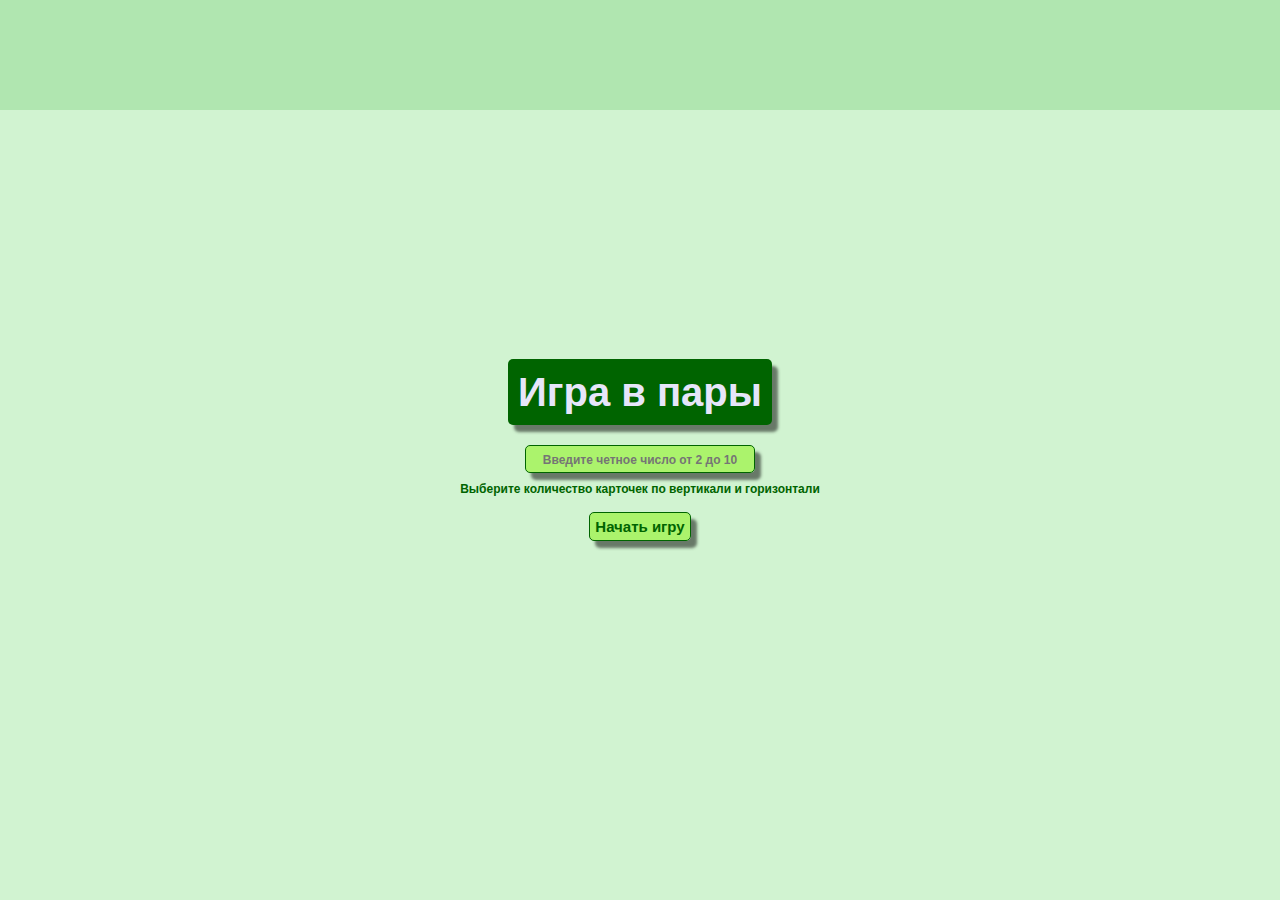
<file: memo-game/index.html>
<!DOCTYPE html>
<html lang="en">

<head>
    <meta charset="UTF-8">
    <meta http-equiv="X-UA-Compatible" content="IE=edge">
    <meta name="viewport" content="width=device-width, initial-scale=1.0">
    <link rel="stylesheet" href="css/normalize.css">
    <link rel="stylesheet" href="css/style.css">
    <title>Игра в пары</title>
    <script defer src="main.js"></script>
</head>

<body>
    <div id="modal" class="modal"></div>
    <div id="game-field" class="game-field"></div>
    <div id="btn-wrapper" class="btn-wrapper"></div>
</body>

</html>
</file>
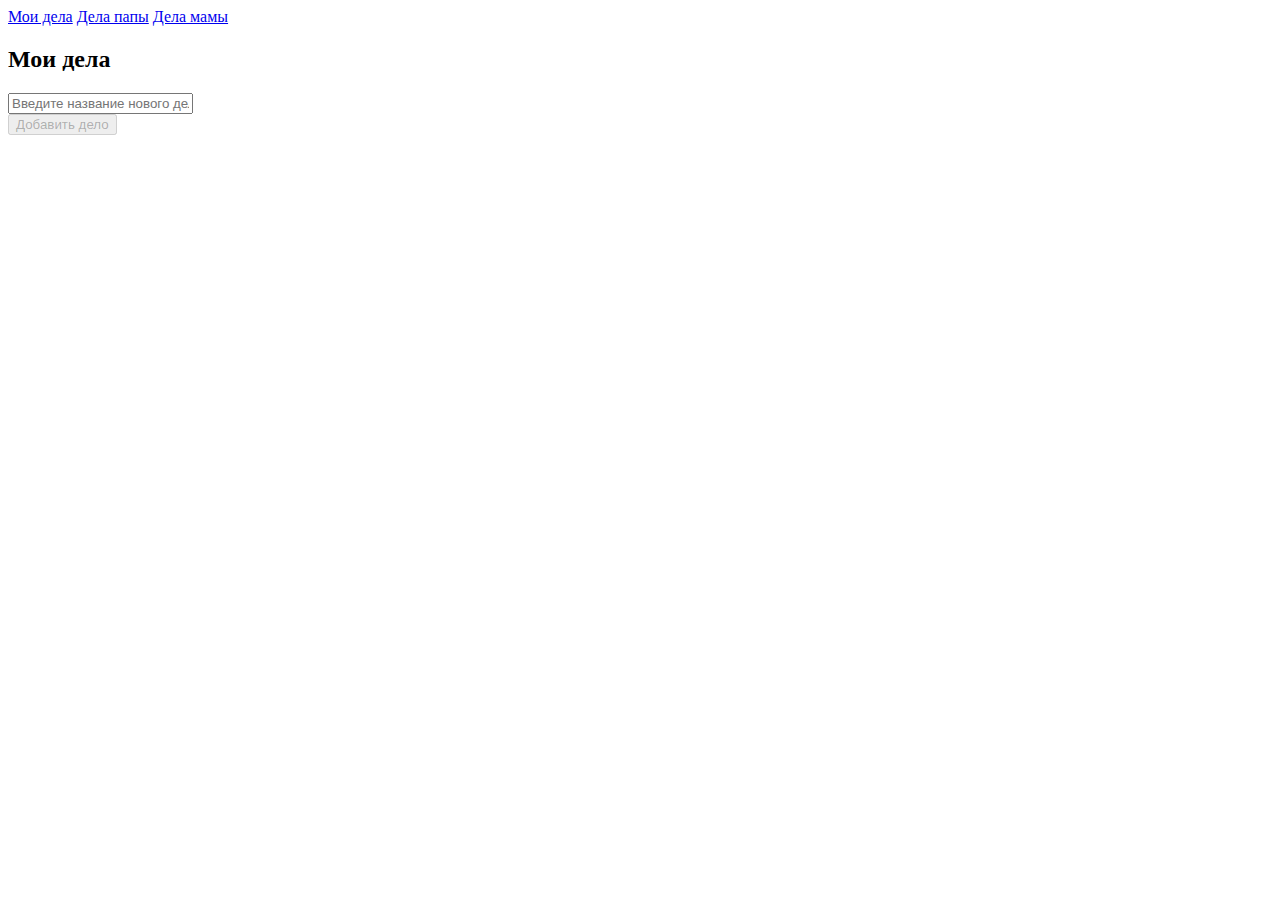
<file: todo/index.html>
<!DOCTYPE html>
<html lang="ru">

<head>
   <meta charset="UTF-8">
   <meta name="viewport" content="width=device-width, initial-scale=1.0">
   <link rel="stylesheet" href="https://cdn.jsdelivr.net/npm/bootstrap@4.5.3/dist/css/bootstrap.min.css"
      integrity="sha384-TX8t27EcRE3e/ihU7zmQxVncDAy5uIKz4rEkgIXeMed4M0jlfIDPvg6uqKI2xXr2" crossorigin="anonymous">
   <script defer src="todo-app.js"></script>
   <script>
      document.addEventListener('DOMContentLoaded', function () {
         // список дел по умолчанию
         let defArray = [
            {
               id: 1,
               name: 'Купить хлеб',
               done: false
            },
            {
               id: 2,
               name: 'Покормить кота',
               done: true
            },
            {
               id: 3,
               name: 'Сделать задание по JS',
               done: true
            }
         ]
         createTodoApp(document.getElementById('todo-app'), 'Мои дела', 'my-list', defArray);
      });
   </script>
   <title>TODO</title>
</head>

<body>
   <div class="container mb-5">
      <nav class="nav">
         <a href="index.html" class="nav-link">Мои дела</a>
         <a href="dad.html" class="nav-link">Дела папы</a>
         <a href="mom.html" class="nav-link">Дела мамы</a>
      </nav>
   </div>
   <div id="todo-app" class="container"></div>
</body>

</html>
</file>
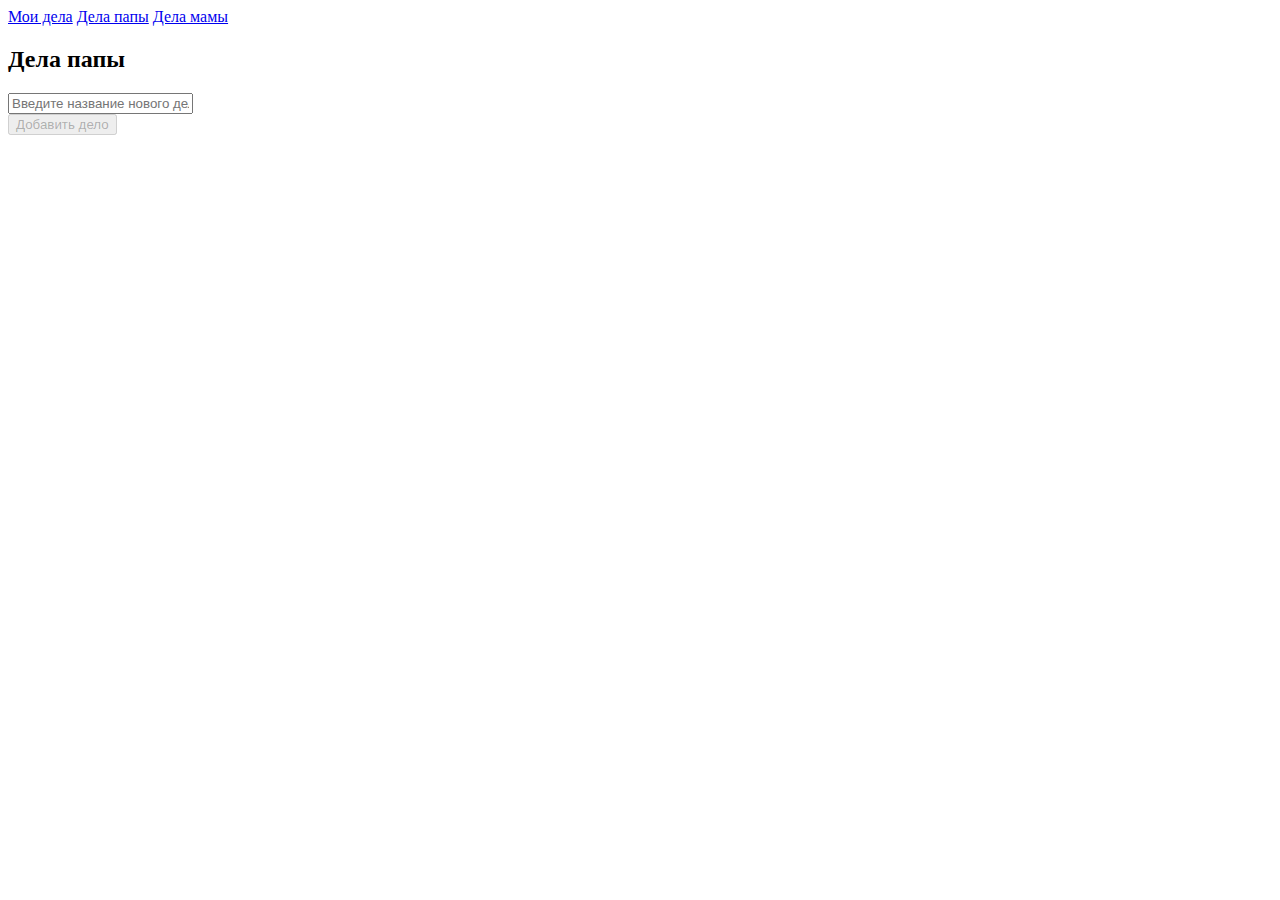
<file: todo/dad.html>
<!DOCTYPE html>
<html lang="ru">

<head>
   <meta charset="UTF-8">
   <meta name="viewport" content="width=device-width, initial-scale=1.0">
   <link rel="stylesheet" href="https://cdn.jsdelivr.net/npm/bootstrap@4.5.3/dist/css/bootstrap.min.css"
      integrity="sha384-TX8t27EcRE3e/ihU7zmQxVncDAy5uIKz4rEkgIXeMed4M0jlfIDPvg6uqKI2xXr2" crossorigin="anonymous">
   <script defer src="todo-app.js"></script>
   <script>
      document.addEventListener('DOMContentLoaded', function () {
         createTodoApp(document.getElementById('todo-app'), 'Дела папы', 'dad');
      });
   </script>
   <title>TODO</title>
</head>

<body>
   <div class="container mb-5">
      <nav class="nav">
         <a href="index.html" class="nav-link">Мои дела</a>
         <a href="dad.html" class="nav-link">Дела папы</a>
         <a href="mom.html" class="nav-link">Дела мамы</a>
      </nav>
   </div>
   <div id="todo-app" class="container"></div>
</body>

</html>
</file>
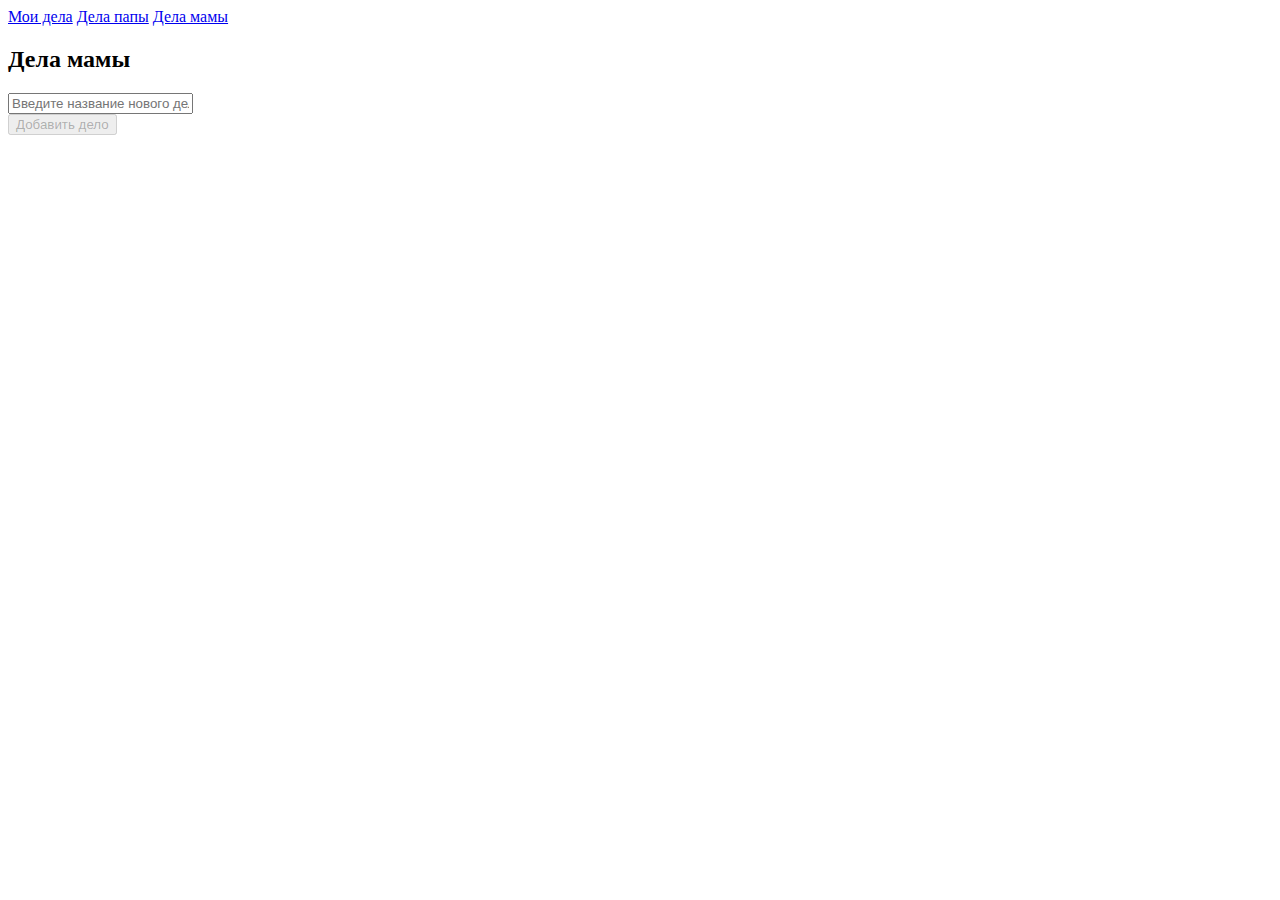
<file: todo/mom.html>
<!DOCTYPE html>
<html lang="ru">

<head>
   <meta charset="UTF-8">
   <meta name="viewport" content="width=device-width, initial-scale=1.0">
   <link rel="stylesheet" href="https://cdn.jsdelivr.net/npm/bootstrap@4.5.3/dist/css/bootstrap.min.css"
      integrity="sha384-TX8t27EcRE3e/ihU7zmQxVncDAy5uIKz4rEkgIXeMed4M0jlfIDPvg6uqKI2xXr2" crossorigin="anonymous">
   <script defer src="todo-app.js"></script>
   <script>
      document.addEventListener('DOMContentLoaded', function () {
         createTodoApp(document.getElementById('todo-app'), 'Дела мамы', 'mom');
      });
   </script>
   <title>TODO</title>
</head>

<body>
   <div class="container mb-5">
      <nav class="nav">
         <a href="index.html" class="nav-link">Мои дела</a>
         <a href="dad.html" class="nav-link">Дела папы</a>
         <a href="mom.html" class="nav-link">Дела мамы</a>
      </nav>
   </div>
   <div id="todo-app" class="container"></div>
</body>

</html>
</file>
<file: Cours/css/style.css>
/* glob*/
:root {
  --bg-color: #e5e5e5;
  --text-main-color: #666666;
  --text-light-color: #fff;
  --corp-color: #3F2AFF;
  --focus-color: #121122;
  --active-color: #a8a1e4;
}

body {
  box-sizing: border-box;
  font-family: 'Roboto', serif;
  font-weight: 400;
  background-color: var(--bg-color);
}

::before,
::after {
  box-sizing: border-box;
}

a:focus-visible {
  outline: none;
}

@font-face {
  font-family: 'Roboto';
  src: local('Roboto-Regular'), url('../fonts/Roboto-Regular.woff2') format("woff2"),
    url('../fonts/Roboto-Regular.woff') format("woff");
  font-weight: 400;
  font-style: normal;
  font-display: swap;
}

@font-face {
  font-family: 'Roboto';
  src: local('Roboto-Bold'), url('../fonts/Roboto-Bold.woff2') format("woff2"),
    url('../fonts/Roboto-Bold.woff') format("woff");
  font-weight: 700;
  font-style: normal;
  font-display: swap;
}

.list-reset {
  padding: 0;
  list-style: none;
}

.btn {
  border: transparent;
  border-radius: 20px;
  color: var(--text-light-color);
  background-color: var(--corp-color);
  cursor: pointer;
  transition: background-color .3s ease-in-out;
}

.btn:hover,
.btn:focus {
  outline: transparent;
  background-color: darkblue;
}

.btn:active {
  background-color: var(--active-color);
}

/*header*/
.header {
  padding: 27px 165px;
  padding-top: 30px;
  padding-bottom: 25px;
  color: var(--text-light-color);
  background-color: var(--corp-color);
}

.header__container {
  display: flex;
  justify-content: space-between;
}

.header__burger {
  display: none;
  flex-direction: column;
  align-items: center;
  width: 21px;
  height: 20px;
  padding: 0;
  outline: 2px solid transparent;
  outline-offset: 3px;
  transition: outline .3s ease-in-out;
}

.header__burger:active,
.header__burger:focus,
.header__burger:hover {
  background-color: transparent;
}

.burger__line {
  width: 21px;
  height: 2px;
  align-self: flex-end;
  background-color: var(--bg-color);
  transition-property: background-color, width;
  transition-duration: .3s;
  transition-timing-function: ease-in-out;
}

.burger:active .burger__line {
  background-color: var(--active-color);
}

.burger:active .burger__line:nth-child(2) {
  width: 16px;
}

.burger:active .burger__line:nth-child(3) {
  width: 9px;
}

.burger__line:not(:last-child) {
  margin-bottom: 5px;
}

.logo {
  margin-right: 10px;
  border-bottom: 2px solid transparent;
  transition-property: border-bottom-color, color, outline-color;
  transition-duration: .3s;
  transition-timing-function: ease-in-out;
}

.logo:hover {
  border-bottom: 2px solid var(--active-color);
}

.logo:focus-within {
  outline: 2px solid var(--active-color);
  outline-offset: 5px;
}

.haeder-nav {
  margin-left: auto;
}

.nav__list {
  display: flex;
  margin: 0;
  justify-content: space-between;
}

.nav__item {
  align-items: center;
  text-align: center;
}

.nav__item:not(:last-child) {
  margin-right: 56px;
}

.nav-link {
  color: inherit;
  font-weight: 400;
  font-size: 18px;
  line-height: 21px;
  border-bottom: 2px solid transparent;
  text-decoration: none;
  transition-property: border-bottom-color, color, outline-color;
  transition-duration: .3s;
  transition-timing-function: ease-in-out;
}

.nav-link:hover {
  border-bottom: 2px solid var(--active-color);
}

.nav-link:focus {
  outline: 2px solid var(--active-color);
  outline-offset: 5px;
}

.nav-link:active {
  color: var(--active-color);
  border-bottom: 2px solid currentColor;
  outline: none;
}

/*hero*/
.hero {
  margin-bottom: 79px;
  background: radial-gradient(44.07% 44.07% at 67.78% 55.93%, #555681 0%, #212133 100%);
}

.hero__content {
  padding: 130px 15px 130px 15px;
}

.hero__title {
  margin: 0;
  margin-bottom: 28px;
  font-weight: 700;
  font-size: 60px;
  line-height: 100%;
  color: var(--text-light-color);
}

.hero__descr {
  margin: 0;
  margin-bottom: 63px;
  font-weight: 400;
  font-size: 18px;
  line-height: 150%;
  color: var(--text-light-color);
}

.hero__btn {
  padding: 24px 75.5px;
  font-weight: 700;
  font-size: 18px;
  line-height: 21px;
  color: var(--text-light-color);
}

.hero__bg {
  background-image: url('../img/hero-bg.png');
  background-repeat: no-repeat;
  background-position: top 50% left 60%;
}

/*about*/
.about {
  margin-bottom: 74px;
}

.about__wrap {
  flex-direction: column;
  margin-bottom: 20px;
  padding-left: 190px;
  background: url(../img/about-bg.svg) no-repeat;
  background-position: center left 10px;
}

.about__title {
  margin: 0;
  margin-bottom: 19px;
  font-weight: 700;
  font-size: 40px;
  line-height: 100%;
  color: #2e2b44;
}

.about__descr {
  margin: 0;
  font-weight: 400;
  font-size: 16px;
  line-height: 150%;
  color: var(--text-main-color);
}

.about__list {
  flex-wrap: nowrap;
  margin-top: 0;
  margin-bottom: 0;
}

.about__item {
  padding-top: 13px;
  padding-left: 125px;
  padding-bottom: 15px;
  font-weight: 700;
  font-size: 16px;
  line-height: 120%;
  color: var(--text-main-color);
}

.about__item:nth-child(1) {
  background: url(../img/about-item-1.svg) no-repeat;
  background-position: center left 15px;
}

.about__item:nth-child(2) {
  background: url(../img/about-item-2.svg) no-repeat;
  background-position: center left 15px;
}

.about__item:nth-child(3) {
  background: url(../img/about-item-3.svg) no-repeat;
  background-position: center left 15px;
}

/*teachers*/
.teachers {
  margin-bottom: 74px;
  padding-top: 75px;
  padding-bottom: 71px;
  background-color: #212133;
}

.teachers__title {
  margin: 0;
  margin-bottom: 24px;
  font-weight: 700;
  font-size: 40px;
  line-height: 100%;
  color: #fff;
}

.teachers__list {
  margin-top: 0;
  margin-bottom: 0;
  padding: 0;
}

.card__foto {
  max-width: 100%;
  margin-bottom: 27px;
  border-radius: 23px 23px 0 0;
}

.card__title {
  margin: 0;
  margin-bottom: 8px;
  font-weight: 700;
  font-size: 18px;
  line-height: 150%;
  color: #fff;
}

.card__descr {
  margin: 0;
  padding-right: 5px;
  font-weight: 400;
  font-size: 16px;
  line-height: 150%;
  color: #85859B;
}

/*courses*/
.courses {
  margin-bottom: 51px;
}

.courses__title {
  margin: 0;
  margin-bottom: 25px;
  font-weight: 700;
  font-size: 40px;
  line-height: 100%;
  color: #212133;
}

.courses__card {
  margin-bottom: 30px;
}

.courses__item {
  position: relative;
  display: flex;
  flex-direction: column;
  height: 100%;
  padding: 210px 30px 30px 30px;
  border-radius: 20px;
  background-color: #EDF0F9;
}

.courses__item-1 {
  background-image: url(../img/courses-bg-1.png);
  background-repeat: no-repeat;
  background-size: contain;
}

.courses__item-2 {
  background-image: url(../img/courses-bg-2.png);
  background-repeat: no-repeat;
  background-size: contain;
}

.courses__item-3 {
  background-image: url(../img/courses-bg-3.png);
  background-repeat: no-repeat;
  background-size: contain;
}

.courses__item-4 {
  background-image: url(../img/courses-bg-4.png);
  background-repeat: no-repeat;
  background-size: contain;
}

.courses__hours {
  position: absolute;
  right: 0;
  bottom: 91%;
  padding: 13px 4px 13px 27px;
  font-weight: 400;
  font-size: 16px;
  line-height: 19px;
  color: #fff;
  background: url(../img/time.svg) no-repeat left center;
}

.courses__content {
  display: flex;
  flex: 1;
  flex-direction: column;
}

.content__title {
  margin: 0;
  margin-bottom: 7px;
  font-weight: 700;
  font-size: 18px;
  line-height: 150%;
  color: #212133;
}

.courses__descr {
  min-height: 113px;
  margin: 0;
  margin-top: auto;
  margin-bottom: 33px;
  font-weight: 400;
  font-size: 16px;
  line-height: 150%;
  color: var(--text-main-color);
}

.courses__btn {
  max-width: max-content;
  margin-top: auto;
  padding: 20px 59px;
  border-radius: 20px;
  border-color: transparent;
  font-weight: 700;
  font-size: 16px;
  line-height: 19px;
  color: var(--text-light-color);
  cursor: pointer;
  background-color: var(--corp-color);
}

/*footer*/
.footer__wrap {
  margin-bottom: 3px;
  padding: 28px 0;
  padding-bottom: 23px;
  background-color: #2E2B44;
}

.footer__list {
  display: flex;
  justify-content: center;
  margin: 0;
  padding: 0 5px;
}

.footer__item:not(:last-child) {
  margin-right: 30px;
}

.footer__link path {
  transition: fill .3s ease-in-out;
}

.footer__link:hover path {
  fill: var(--corp-color);
}

.footer__link:focus {
  outline: 2px solid var(--active-color);
  outline-offset: 3px;
}

.footer__link:active path {
  fill: var(--active-color);
}

.copywriting {
  text-align: center;
  font-weight: 400;
  font-size: 13px;
  line-height: 15px;
  text-transform: uppercase;
  color: #2E2B44;
}

@media (max-width: 1200px) {

  /*hero*/
  .hero__bg {
    background-size: contain;
  }

  .hero__title {
    font-size: 50px;
  }

  /*teachrs*/
  .teachers__card {
    margin-bottom: 22px;
  }

  /*courses*/
  .courses__item {
    padding-top: 150px;
  }
}

@media (max-width: 900px) {

  /*header*/
  .header {
    padding-left: 39px;
    padding-right: 40px;
    padding-bottom: 25px;
  }
}

@media (max-width: 768px) {

  /*hero*/
  .hero__content {
    padding-left: 15px;
    padding-bottom: 135px;
  }

  .hero__title {
    margin-bottom: 15px;
  }

  .hero__descr {
    margin-bottom: 60px;
  }

  .hero__bg {
    background-image: url('../img/hero-bg-tablet.png');
    background-position: top 44% left 50%;
    background-size: auto;
  }

  /*about*/
  .about__wrap {
    margin-bottom: 20px;
    padding-left: 240px;
    background-image: url(../img/about-bg-tablet.svg);
    background-position: top 40% left 16px;
  }

  .about__title {
    margin-bottom: 20px;
  }

  .about__item {
    padding-top: 93px;
    padding-left: 15px;
    padding-right: 15px;
    padding-bottom: 0;
  }

  .about__item:nth-child(1) {
    background-position: top left 15px;
  }

  .about__item:nth-child(2) {
    background-position: top left 15px;
  }

  .about__item:nth-child(3) {
    background-position: top left 15px;
  }

  /*teachers*/
  .teachers {
    margin-bottom: 75px;
    padding-top: 75px;
    padding-bottom: 50px;
  }

  .teachers__title {
    margin-bottom: 24px;
  }

  .teachers__card {
    padding-right: 12px;
  }

  .card__title {
    margin-bottom: 7px;
  }

  .card__descr {
    padding-right: 0;
  }

  /*courses*/
  .courses {
    margin-bottom: 52px;
  }

  .courses__title {
    margin-bottom: 23px;
  }

  .courses__list {
    margin-top: 0;
    margin-bottom: 0;
  }

  .courses__item {
    padding-top: 212px;
  }

  .courses__item-1 {
    background-image: url('../img/courses-bg-tablet-1.png');
  }

  .courses__item-2 {
    padding-right: 20px;
    background-image: url('../img/courses-bg-tablet-2.jpg');
  }

  .courses__item-3 {
    background-image: url('../img/courses-bg-tablet-3.png');
  }

  .courses__item-4 {
    background-image: url('../img/courses-bg-tablet-4.png');
  }

  .courses__hours {
    padding-right: 10px;
    bottom: 92%;
  }

  .content__title {
    margin-bottom: 10px;
  }

  .courses__descr {
    margin-top: 0;
    margin-bottom: 25px;
  }

  .courses__btn {
    padding: 19px 55px;
    padding-right: 57px;
    padding-bottom: 22px;
  }

  /*footer*/
  .footer__wrap {
    padding-top: 28px;
    padding-bottom: 25px;
  }
}
@media (max-width: 767px) {
  .courses__item {
    padding-top: 165px;
  }
}
@media (max-width: 650px) {

  /*header*/
  .header {
    padding: 30px 53px;
    padding-top: 35px;
  }

  .header__container {
    flex-direction: column;
    align-items: center;
  }

  .logo {
    margin-bottom: 26px;
  }

  .header__nav {
    margin-left: 0;
  }

}

@media (max-width: 576px) {

  /*header*/
  .header {
    padding-top: 35px;
  }

  .logo {
    margin-right: 0;
  }

  /*hero*/
  .hero {
    background: radial-gradient(49% 49% at 67.78% 84.57%, #555681 0%, #2E2B44 100%);
  }

  .hero__content {
    padding-top: 77px;
  }

  .hero__title {
    margin-bottom: 17px;
  }

  .hero__descr {
    max-width: 345px;
    margin-bottom: 60px;
  }

  .hero__bg {
    background-image: none;
  }

  /*about*/
  .about {
    margin-bottom: 53px;
  }

  .about__wrap {
    margin-bottom: 20px;
    padding-top: 3px;
    padding-left: 195px;
    background-image: url('../img/about-bg-sm.png');
    background-position: top left 15px;
  }

  .about__title {
    margin-bottom: 19px;
    padding: 0;
  }

  .about__list {
    flex-wrap: wrap;
  }

  .about__descr {
    padding: 0;
    padding-right: 15px;
  }

  /*teachers*/
  .teachers {
    margin-bottom: 75px;
    padding-top: 76px;
    padding-bottom: 50px;
  }

  .teachers__title {
    margin-bottom: 23px;
  }

  .card__foto {
    margin-bottom: 27px;
  }

  .card__title {
    margin-bottom: 7px;
  }

  /*courses*/
  .courses {
    margin-bottom: 48px;
  }

  .courses__title {
    margin-bottom: 23px;
  }

  .courses__card {
    margin-bottom: 35px;
  }

  .courses__hours {
    bottom: 93%;
  }

  .courses__item {
    padding-top: 210px;
    padding-right: 20px;
  }

  .courses__item-1 {
    background-image: url(../img/courses-bg-sm-1.png);
  }

  .courses__item-2 {
    background-image: url(../img/courses-bg-sm-2.jpg);
  }

  .courses__item-3 {
    background-image: url(../img/courses-bg-sm-3.jpg);
  }

  .courses__item-4 {
    background-image: url(../img/courses-bg-sm-4.jpg);
  }

  .courses__descr {
    padding-right: 10px;
  }

  .content__title {
    line-height: 130%;
  }

  .courses__descr {
    margin-bottom: 30px;
  }

  .courses__btn {
    padding: 20px 48px;
  }

  /*footer*/
  .footer__wrap {
    padding-top: 28px;
    padding-bottom: 23px;
  }


  .footer__item:not(:last-child) {
    margin-right: 30px;
  }

}

@media (max-width: 575px) {
  .courses__item {
    padding-top: 360px;
  }

  .courses__item-1 {
    background-image: url(../img/courses-bg-mob-1.png);
  }

  .courses__item-2 {
    background-image: url(../img/courses-bg-mob-2.png);
  }

  .courses__item-3 {
    background-image: url(../img/courses-bg-mob-3.png);
  }

  .courses__item-4 {
    background-image: url(../img/courses-bg-mob-4.png);
  }
}

@media (max-width: 570px) {

  /*header*/
  .header__container {
    flex-direction: row;
    justify-content: space-between;
  }

  .header__burger {
    display: flex;
    align-items: center;
  }

  .header-active .burger {
    position: relative;
    z-index: 1100;
  }

  .header-active .burger .burger__line {
    position: absolute;
  }

  .header-active .burger .burger__line:not(:last-child) {
    margin: 0;
  }

  .header-active .burger .burger__line:nth-child(2) {
    opacity: 0;
  }

  .header-active .burger .burger__line:first-child {
    position: absolute;
    top: 50%;
    transform-origin: center;
    transform: rotate(45deg);
    transition: transform 0.3s ease-in-out;
  }

  .header-active .burger .burger__line:last-child {
    position: absolute;
    top: 50%;
    transform-origin: center;
    transform: rotate(-45deg);
    transition: transform 0.3s ease-in-out;
  }

  .header__nav {
    position: absolute;
    display: block;
    right: 0;
    top: 0;
    width: 100%;
    max-width: 570px;
    height: 130vh;
    margin: 0;
    padding: 15px;
    z-index: 1000;
    background-color: #2F2C45;
    overflow-y: auto;
    visibility: hidden;
    transform: translateY(-120%);
    transition: visibility 0.3s ease-in-out, transform 0.3s ease-in-out;
  }

  .header-active .header__nav {
    visibility: visible;
    transform: none;
  }

  .nav__list {
    flex-direction: column;
    padding: 0;
    padding-top: 76px;
  }

  .nav__item {
    align-self: start;
  }

  .nav__item:not(:last-child) {
    margin-right: 0;
    margin-bottom: 56px;
  }

  /*about*/
  .about__wrap {
    margin-bottom: 22px;
    padding-top: 0;
    padding-left: 15px;
    background-image: none;
  }

  .about__item {
    padding-top: 23px;
    padding-left: 124px;
    padding-right: 20px;
    padding-bottom: 23px;
  }

  .about__item:not(:last-child) {
    margin-bottom: 28px;
  }

}

@media (max-width: 498px) {
  .courses__item {
    padding-top: 310px;
  }
}

@media (max-width: 420px) {

  /*header*/
  .header {
    padding: 28px 15px;
    padding-top: 12px;
    padding-right: 19px;
  }

  .logo {
    margin-bottom: 0;
  }

  .logo svg {
    width: 72px;
    height: 16px;
  }

  /*hero*/
  .hero {
    margin-bottom: 50px;
  }

  .hero__content {
    padding-top: 50px;
    padding-bottom: 48px;
  }

  .hero__title {
    font-size: 30px;
  }

  .hero__descr {
    max-width: 100%;
    margin-bottom: 42px;
    padding-right: 5px;
    font-size: 16px;
    line-height: 130%;
  }

  .hero__btn {
    padding: 20.5px 53.5px;
    font-size: 16px;
    line-height: 21px;
  }

  /*about*/
  .about {
    margin-bottom: 43px;
  }

  .about__title {
    margin-bottom: 3px;
    font-size: 20px;
    line-height: 130%;
  }

  .about__descr {
    padding: 0;
    padding-right: 15px;
  }

  .about__item {
    padding-top: 21px;
    padding-left: 124px;
    padding-right: 20px;
    padding-bottom: 21px;
  }

  .about__item:not(:last-child) {
    margin-bottom: 28px;
  }

  /*teachers*/
  .teachers {
    margin-bottom: 47px;
    padding-top: 48px;
    padding-bottom: 23px;
  }

  .teachers__title {
    margin-bottom: 26px;
    font-size: 20px;
  }

  .teachers__card:not(:last-child) {
    margin-bottom: 22px;
  }

  .card__foto {
    margin-bottom: 28px;
  }

  .card__title {
    margin-bottom: 7px;
  }

  /*courses*/
  .courses {
    margin-bottom: 20px;
  }

  .courses__title {
    margin-bottom: 26px;
    font-size: 20px;
  }

    .courses__item {
    min-height: 653px;
    padding-top: 260px;
    padding-right: 30px;
  }

  .content__title {
    max-width: 194px;
    margin-bottom: 11px;
  }

  .courses__descr {
    margin-bottom: 79px;
    padding-right: 0;
  }

  .courses__btn {
    padding: 20.5px 55.5px;
    padding-right: 52px;
    padding-bottom: 16px;
  }

  /*footer*/
  .footer__wrap {
    padding: 30px;
    padding-top: 28px;
    padding-bottom: 23px;
  }

  .footer__item:not(:last-child) {
    margin-right: 30px;
  }
}

@media (max-width: 320px) {

  /*header*/
  .header {
    padding-top: 30px;
  }

  /*hero*/
  .hero__title {
    margin-bottom: 5px;
  }

  .hero__descr {
    padding-right: 0;
  }

  /*about*/
  .about {
    margin-bottom: 27px;
  }

  .about__item {
    padding-top: 5px;
  }

  .about__item:not(:last-child) {
    margin-bottom: 8px;
  }

  /*courses*/
  .courses {
    margin-bottom: 15px;
  }

  .courses__item {
    padding-top: 210px;
  }

  .courses__btn {
    padding-top: 24px;
    padding-right: 56px;
  }

  .courses__card:not(:last-child) {
    margin-bottom: 30px;
  }
}
</file>
<file: Laguna/css/style.css>
:root {
  --active-color: #A47312;
  --base-color: #CC9933;
  --social-color: #999999;
  --hover-link-color: #E9C379;
  --hover-header-link: #E9C479;
  --text-color-light: #fff;
  --nav-text-color: #666;
  --border-color: #e1e1e1;
  --section-title-color: #333;
  --base-text-color: #000;
}

html {
   box-sizing: border-box;
}

*,
*::before,
*::after {
  box-sizing: inherit;
}

a {
  color: inherit;
  text-decoration: none;
}

img {
  max-width: 100%;
}

@font-face {
  font-family: 'Muller';
  src:local('Muller-Regular'), url('../fonts/MullerRegular.woff2') format("woff2"),
  url('../fonts/MullerRegular.woff') format("woff");
  font-weight: 400;
  font-style: normal;
  font-display: swap;
}

@font-face {
  font-family: 'Muller';
  src:local('Muller-Bold'), url('../fonts/MullerBold.woff2') format("woff2"),
  url('../fonts/MullerBold.woff') format("woff");
  font-weight: 700;
  font-style: normal;
  font-display: swap;
}

@font-face {
  font-family: 'Muller';
  src:local('Muller-Light'), url('../fonts/MullerLight.woff2') format("woff2"),
  url('../fonts/MullerLight.woff') format("woff");
  font-weight: 300;
  font-style: normal;
  font-display: swap;
}

@font-face {
  font-family: 'Muller';
  src:local('Muller-Medium'), url('../fonts/MullerMedium.woff2') format("woff2"),
  url('../fonts/MullerMedium.woff') format("woff");
  font-weight: 500;
  font-style: normal;
  font-display: swap;
}

body {
  min-width: 1200px;
  font-family: "Muller", sans-serif;
  font-weight: 400;
  background: #e5e5e5;
}

/*glob*/
.list-reset {
  margin: 0;
  padding: 0;
  list-style: none;
}

.btn-reset {
  padding: 0;
  border: none;
  background-color: transparent;
  cursor: pointer;
}

.flex {
  display: flex;
}

.container {
  margin: 0 auto;
  padding: 0 15px;
  width: 1200px;
}

.section-title {
  margin: 0;
  margin-bottom: 30px;
  padding-left: 40px;
  font-size: 40px;
  font-weight: normal;
  line-height: 40px;
  color: var(--section-title-color);
}

.section-offset {
  margin-bottom: 70px;
}

/*header*/
.header {
  padding: 30px 0;
}

.header-top {
  align-items: center;
  margin-bottom: 30px;
}

.header-contact {
  font-weight: 500;
  font-size: 20px;
  line-height: 20px;
  color: var(--nav-text-color);
}

.header-link-perconal {
  margin-left: auto;
  font-size: 16px;
  line-height: 16px;
  color: var(--base-color);
  transition: color .3s ease-in-out;
}

.header-link-perconal:focus {
  outline: 1px solid var(--base-color);
  outline-offset: 5px;
}

.header-link-perconal:hover {
  color: var(--hover-header-link);
}

.header-link-perconal:active {
  color: var(--active-color);
}

.header-link-perconal path {
  transition: fill .3s ease-in-out;
}

.header-link-perconal:hover path {
  fill: var(--hover-header-link);
}

.header-link-perconal:active path {
  fill: var(--active-color);
}

.header-logo {
  margin-right: 40px;
}

.arrow {
  margin-right: 7px;
}

.header-nav {
  max-width: 1170px;
  padding: 14px 45px;
  background: var(--text-color-light);
  border-radius: 15px;
  overflow: hidden;
}

.nav-btn {
  justify-content: space-evenly;
  margin-left: auto;
  min-width: 426px;
}

.header-list {
  max-width: 743px;
  justify-content: space-evenly;
  padding: 13px 0;
  padding-right: 56px;
  border-right: 1px solid var(--border-color);
}

.header-list-item:not(:last-child) {
  margin-right: 45px;
}

.header-link {
  font-size: 16px;
  line-height: 16px;
  color: var(--nav-text-color);
}

.btn {
  padding: 13px 20px;
  font-size: 16px;
  line-height: 16px;
  color: var(--base-color);
  border: 1px solid var(--base-color);
  border-radius: 10px;
  transition-property: background-color, color;
  transition-duration: .3s;
  transition-timing-function: ease-in-out;
}

.btn:focus,
.btn-room:focus,
.btn:hover,
.btn-room:hover {
  color: var(--text-color-light);
  background-color: var(--base-color);
  outline: transparent;
}

.btn:active, .btn-room:active {
  color: var(--text-color-light);
  background-color: var(--active-color);
}

/*special*/
.special {
  margin: 0;
  margin-bottom: 70px;
  padding-bottom: 0;
}

.special-title {
  margin: 0;
  margin-bottom: 20px;
}

.special-article {
  flex-direction: column;
  justify-content: flex-end;
  width: 573px;
  padding: 40px;
  background-size: cover;
  background-repeat: no-repeat;
  background-position: center;
  border-radius: 15px;
}

.special-article:focus-within {
  outline: 1px solid var(--base-color);
  outline-offset: 8px;
}

.special-article:not(:last-child) {
  margin-right: 23px;
  margin-bottom: 23px;
}

.item1 {
  background-image: linear-gradient(to right, rgba(48, 64, 89, 0.84), rgba(53, 65, 83, 0)),
   url('../img/special-item1-bg.jpg');
}

.item2 {
  background-image: linear-gradient(to right, rgba(48, 64, 89, 0.84), rgba(53, 65, 83, 0)),
  url('../img/special-item2-bg.jpg');
}

.article-large {
  background-image: linear-gradient(to top, rgba(48, 64, 89, 0.84), rgba(53, 65, 83, 0)),
  url('../img/special-lage-bg.jpg');
}

.special-list-column {
 flex-direction: column;
}

.special-item-title {
  margin: 0;
  margin-bottom: 15px;
  max-width: 299px;
  font-weight: bold;
  font-size: 40px;
  line-height: 40px;
  color: var(--text-color-light);
 }

.special-price {
  margin: 0;
  margin-bottom: 47px;
  font-size: 20px;
  line-height: 20px;
  color: var(--text-color-light);
  opacity: 0.8;
}

.special-link {
  font-size: 16px;
  line-height: 16px;
  color: #ffcc66;
  transition: color .3s ease-in-out;
}

.special-link:focus {
  outline: transparent;
}

.link-arrow {
  margin-left: 7px;
  transition: transform .3s ease-in-out;
}

.special-link:hover .link-arrow {
  transform: translateX(11px);
}

.special-link:active {
  color: var(--text-color-light);
}

.article-large-title {
  font-size: 60px;
  line-height: 60px;
}

.article-large-price {
  font-size: 30px;
  line-height: 30px;
}

/*about us*/
.about-us {
  max-width: 888px;
}

.about-us-title {
  margin-bottom: 11px;
}

.about-us-text {
  margin: 0;
  font-size: 16px;
  line-height: 200%;
  color: var(--base-text-color);
}

/*services*/
.services-list {
  flex-wrap: wrap;
}

.services-item {
 margin-bottom: 23px;
 max-width: 573px;
 padding: 191px 126px 50px 45px;
 background-repeat: no-repeat;
 background-position: top center;
 background-color: var(--text-color-light);
 border-radius: 15px;
}

.services-item:focus-within {
  outline: 1px solid var(--base-color);
  outline-offset: 8px;
}


.services-item:not(:nth-child(2n)) {
  margin-right: 23px;
}

.services-item1 {
  background-image: url('../img/services1-bg.jpg');

}

.services-item2 {
  background-image: url('../img/services2-bg.jpg');
}

.services-item3 {
  background-image: url('../img/services3-bg.jpg');
}

.services-item4 {
  background-image: url('../img/services4-bg.jpg');
}

.services-item-title {
  margin: 0;
  margin-bottom: 5px;
}

.services-link {
  align-items: center;
  font-weight: 500;
  font-size: 20px;
  line-height: 200%;
  color: var(--base-color);
  transition: color .3s ease-in-out;
}

.services-link:focus {
  outline: transparent;
}

.services-link:hover .link-arrow {
  transform: translateX(11px);
}

.services-link:active {
  color: var(--active-color);
}

.services-text {
  margin: 0;
  font-size: 16px;
  line-height: 200%;
  color: var(--base-text-color);
}

/*benefits*/
.benefits-title {
  margin-bottom: 30px;
}

.benefits-list {
  flex-wrap: wrap;
}

.benefits-item {
 margin-bottom: 23px;
 max-width: 275px;
 padding: 41px 45px;
 background: var(--text-color-light);
 border-radius: 15px;
}

.benefits-item:not(:nth-child(4n)) {
  margin-right: 23px;
}

.benefits-img {
  padding-bottom: 10px;
}

.benefits-text {
  margin: 0;
  font-size: 16px;
  line-height: 200%;
  color: var(--base-text-color);
}

/*hotels*/
.hotels-title {
  margin-bottom: 20px;
}

.hotels-list {
  flex-wrap: wrap;
}

.hotel-items {
  margin-bottom: 23px;
  width: 374px;
  min-height: 440px;
  background-color: var(--text-color-light);
  border-radius: 15px;
  overflow: hidden;
}

.hotel-items:not(:nth-child(3n)) {
  margin-right: 23px;
}

.hotel-descr {
  padding: 36px 45px;
}

.hotel-price-stars {
  justify-content: space-between;
  margin-bottom: 16px;
  max-width: 284px;
}

.price-hotel-light {
  font-size: 16px;
  line-height: 16px;
  color: var(--social-color);
}

.price-hotel-bold {
  font-weight: bold;
  font-size: 20px;
  line-height: 20px;
  color: var(--base-text-color);
}

.price-hotel {
  margin: 0;
  font-size: 16px;
  line-height: 16px;
  color: var(--base-text-color);
}

.hotel-title {
  margin: 0;
  margin-bottom: 16px;
  font-weight: normal;
  font-size: 16px;
  line-height: 16px;
  color: var(--base-text-color);
}

.hotel-place {
  margin-bottom: 33px;
  font-size: 16px;
  line-height: 16px;
  color: var(--social-color);
}

.btn-room {
  padding: 13px 20px;
  font-size: 16px;
  line-height: 16px;
  color: var(--base-color);
  border: 1px solid var(--base-color);
  border-radius: 10px;
  transition-property: background-color, color;
  transition-duration: .3s;
  transition-timing-function: ease-in-out;
}

.hotel-last-item {
  position: relative;
  justify-content: center;
  align-items: flex-end;
  background-image: linear-gradient(to top, rgba(48, 64, 89, 0.84), rgba(53, 65, 83, 0)), url('../img/hotel-last-bg.jpg');
  background-size: cover;
  background-repeat: no-repeat;
  background-position: center;
 }

.hotel-last-item:focus-within {
  outline: 1px solid var(--base-color);
  outline-offset: 8px;
}

.hotel-link {
  align-items: center;
  padding-bottom: 27px;
  font-weight: 500;
  font-size: 20px;
  line-height: 200%;
  color: var(--text-color-light);
}

.hotel-link:focus {
  outline: transparent;
}

.hotel-link:hover .link-arrow {
  transform: translateX(11px);
}

.hotel-link::before {
  content: '';
  display: block;
  position: absolute;
  top: 0;
  bottom: 0;
  left: 0;
  right: 0;
}

/*tour*/
.tour {
  padding-bottom: 71px;
  background: #E9E9E9;
  border-radius: 15px;
}

.tour-title {
  padding-top: 38px;
  margin-bottom: 19px;
}

input[type=number]::-webkit-inner-spin-button,
input[type=number]::-webkit-outer-spin-button {
   opacity: 1;
}

.form-container {
  padding-left: 45px;
  padding-right: 45px;
}

.form-tour {
  max-width: 1080px;
  justify-content: space-between;
  padding: 32px 28px;
  background: var(--text-color-light);
  border-radius: 15px;
}

.form-field {
  flex-direction: column;
  justify-content: space-between;
  flex-grow: 1;
  margin: 0;
  padding: 0;
  border: none;
}

.form-field:not(:first-child) {
  padding-left: 20px;
}

.form-field:not(:last-child) {
  padding-right: 20px;
  border-right: 1px solid var(--border-color);
}

.input-title {
  padding-left: 3px;
  font-size: 12px;
  line-height: 12px;
}

.form-input {
  width: 100%;
  font-size: 16px;
  line-height: 16px;
  border: none;
}

.min-fild {
  max-width: 161px;
}

.input-date::-webkit-calendar-picker-indicator {
  margin-left: 0px;
}

.input-number {
  border-bottom: 1px solid #cccccc;
}

.btn-form {
  width: 100%;
  padding: 13px 30px;
}

/*contacts*/
.contacts {
  margin-bottom: 19px;
}

.contacts-title {
  margin-bottom: 26px;
}

.contacts-container {
  max-width: 1168px;
  padding: 44px;
  padding-bottom: 46px;
  background-color: var(--text-color-light);
  border-radius: 15px;
}

.contacts-info {
  padding-right: 50px;
}

.contacts-list {
  margin-bottom: 45px;
}

.contacts-image {
  width: 653px;
  background-image: url(../img/contacts-bg.jpg);
  background-repeat: no-repeat;
  background-position: center;
  background-size: cover;
  border-radius: 10px;
}

.contacts-item {
  padding-bottom: 23px;
  border-bottom: 1px solid #C4C4C4;
}

.contacts-item:not(:first-child) {
  padding-top: 25px;
}

.contacts-item-title {
  margin: 0;
  min-width: 145px;
  font-weight: bold;
  font-size: 20px;
  line-height: 20px;
}

.contacts-descr {
  flex-direction: column;
}

.contacts-item-address {
  font-style: normal;
  font-weight: normal;
  font-size: 16px;
  line-height: 150%;
}

.contacts-link {
  font-size: 16px;
  line-height: 150%;
  color: var(--base-color);
  transition: color .3s ease-in-out;
}

.contacts-link:focus {
  outline: 1px solid var(--base-color);
}

.contacts-link:hover {
  color: var(--hover-link-color);
}

.contacts-link:active {
  color: var(--active-color);
}

.contacts-item-email-text {
  font-size: 16px;
  line-height: 150%;
  color: var(--social-color);
}

.contacs-item-schedule {
  margin: 0;
  font-size: 16px;
  line-height: 150%;
}

.btn-contacts {
  padding: 27px 29px;
  font-weight: bold;
}

.btn-contacts:focus,
.btn-contacts:hover,
.btn-contacts:active {
  font-weight: normal;
}

.link-transform {
  transition: color .3s ease-in-out;
}

.link-transform:focus {
  color: var(--base-color);
  outline: 1px solid var(--base-color);
  outline-offset: 5px;
}

.link-transform:hover {
  color: var(--base-color);
}

.link-transform:active {
  color: var(--active-color);
  outline: none;
}

/*footer*/
.footer {
  margin-bottom: 20px;
  padding: 44px 52px 46px;
  color: var(--text-color-light);
  background-color: var(--section-title-color);
  border-radius: 15px;
  background-image: url(../img/favicon-footer.svg);
  background-repeat: no-repeat;
  background-position: 74% bottom;
}

.footer-left {
  flex-direction: column;
  max-width: 320px;
  margin-right: 102px;
}

.copywriting {
  margin: 0;
  margin-bottom: 49px;
  font-size: 16px;
  line-height: 190%;
}

.footer-link {
  font-size: 16px;
  line-height: 150%;
  color: var(--base-color);
  transition: color .3s ease-in-out;
}

.footer-link:focus {
  outline: 1px solid var(--base-color);
}

.footer-link:hover {
  color: var(--hover-link-color);
}

.footer-link:active {
  color: var(--active-color);
}

.footer-right {
  flex-direction: column;
}

.footer-address {
  margin-bottom: 14px;
  font-style: normal;
  font-size: 16px;
  line-height: 16px;
}

.footer-phone {
  flex-direction: column;
  margin-bottom: 15px;
}

.footer-mail {
  flex-direction: column;
}

.footer-social {
  margin-left: auto;
}

.footer-social-item:not(:last-child) {
  margin-bottom: 20px;
}

.footer-link-social:focus {
  outline: transparent;
}

.footer-link-social path {
  transition: fill .3s ease-in-out;
}

.footer-link-social:focus path, .footer-link-social:hover path {
  fill: var(--base-color);
}

.footer-link-social:active path {
  fill: var(--active-color);
}
</file>
<file: memo-game/css/style.css>
html {
   box-sizing: border-box;
}

*,
*::after,
*::before {
   box-sizing: inherit;
}

a {
   color: inherit;
   text-decoration: none;
}

img {
   max-width: 100%;
}

body {
   font-family: Arial, Helvetica, sans-serif;
}

.game-field {
   display: grid;
   grid-template-columns: repeat(4, 1fr);
   justify-items: center;
   margin: 0 auto;
   gap: 20px;
   padding: 35px 20px;
   background-color: rgba(35, 165, 35, 0.5);
}

.card {
   display: flex;
   align-items: center;
   justify-content: center;
   max-width: 240px;
   min-width: 180px;
   height: 240px;
   padding: 20px;
   border-radius: 20px;
   font-size: 0;
   color: transparent;
   background-image: url('../img/bg-card.jpg');
   background-size: cover;
   background-repeat: no-repeat;
   cursor: pointer;
   transition: box-shadow, .4;
}

.card:hover {
   box-shadow: 10px 5px 5px darkgreen;
}

.card:active {
   box-shadow: none;
}

.open {
   font-size: 36px;
   color: darkgreen;
   background-color: white;
   background-image: none;
   cursor: default;
}

.match {
   font-size: 36px;
   color: darkgreen;
   border: 3px solid darkgreen;
   background-color: lavender;
   background-image: none;
   cursor: default;
}

.btn-wrapper {
   display: flex;
   justify-content: center;
   margin: 0 auto;
   padding: 20px;
   background-color: rgba(35, 165, 35, 0.5);
}

.btn {
   padding: 15px;
   border-radius: 10px;
   border: 2px solid darkgreen;
   font-size: 30px;
   color: darkgreen;
   background-color: lavender;
   transition: box-shadow, .4;
   transition: background-color, .4;
}

.btn:hover {
   box-shadow: 10px 5px 5px darkgreen;
}

.btn:active {
   box-shadow: none;
   background-color: rgba(35, 165, 35, 1);
}

.form {
   position: absolute;
   display: flex;
   flex-direction: column;
   gap: 10px;
   align-items: center;
   justify-content: center;
   width: 100%;
   height: 100%;
   background-color: rgba(189, 238, 189, 0.7);
   visibility: visible;
   opacity: 1;
   transition: opacity 0.5s ease-in-out;
}

.timer {
   position: absolute;
   top: 20%;
   left: center;
   width: 200px;
   height: 80px;
   text-align: center;
   padding: 5px;
   font-size: 30px;
   font-weight: 900;
   border: 1px solid darkred;
   border-radius: 5px;
   color: darkred;
   background-color: transparent;
   box-shadow: 6px 7px 3px 0px rgb(0 0 0 / 50%);
}

.form-input {
   padding: 5px;
   max-width: 230px;
   width: 100%;
   border: 1px solid darkgreen;
   border-radius: 5px;
   font-size: 14px;
   color: darkgreen;
   appearance: none;
   -webkit-appearance: none;
   background-color: rgba(133, 243, 7, 0.5);
   box-shadow: 6px 7px 3px 0px rgb(0 0 0 / 50%);
}


.form-input::placeholder {
   text-align: center;
   font-size: 12px;
   font-weight: 600;
}

input[type="number"]::-webkit-outer-spin-button,
input[type="number"]::-webkit-inner-spin-button {
   -webkit-appearance: none;
}

input[type='number'],
input[type="number"]:hover,
input[type="number"]:focus {
   appearance: none;
   -moz-appearance: textfield;
}

.btn-start {
   padding: 5px;
   font-size: 15px;
   font-weight: 900;
   border: 1px solid darkgreen;
   border-radius: 5px;
   color: darkgreen;
   background-color: rgba(133, 243, 7, 0.5);
   box-shadow: 6px 7px 3px 0px rgb(0 0 0 / 50%);
   cursor: pointer;
}

.form-title {
   margin: 0;
   margin-bottom: 10px;
   padding: 10px;
   font-size: 40px;
   font-weight: 900;
   color: lavender;
   background-color: darkgreen;
   border-radius: 5px;
   box-shadow: 6px 7px 3px 0px rgb(0 0 0 / 50%);
}

.form-subtitle {
   margin: 0;
   margin-bottom: 5px;
   font-size: 12px;
   font-weight: 700;
   color: darkgreen;
}

.hidden {
   visibility: hidden;
   opacity: 0;
}
</file>
